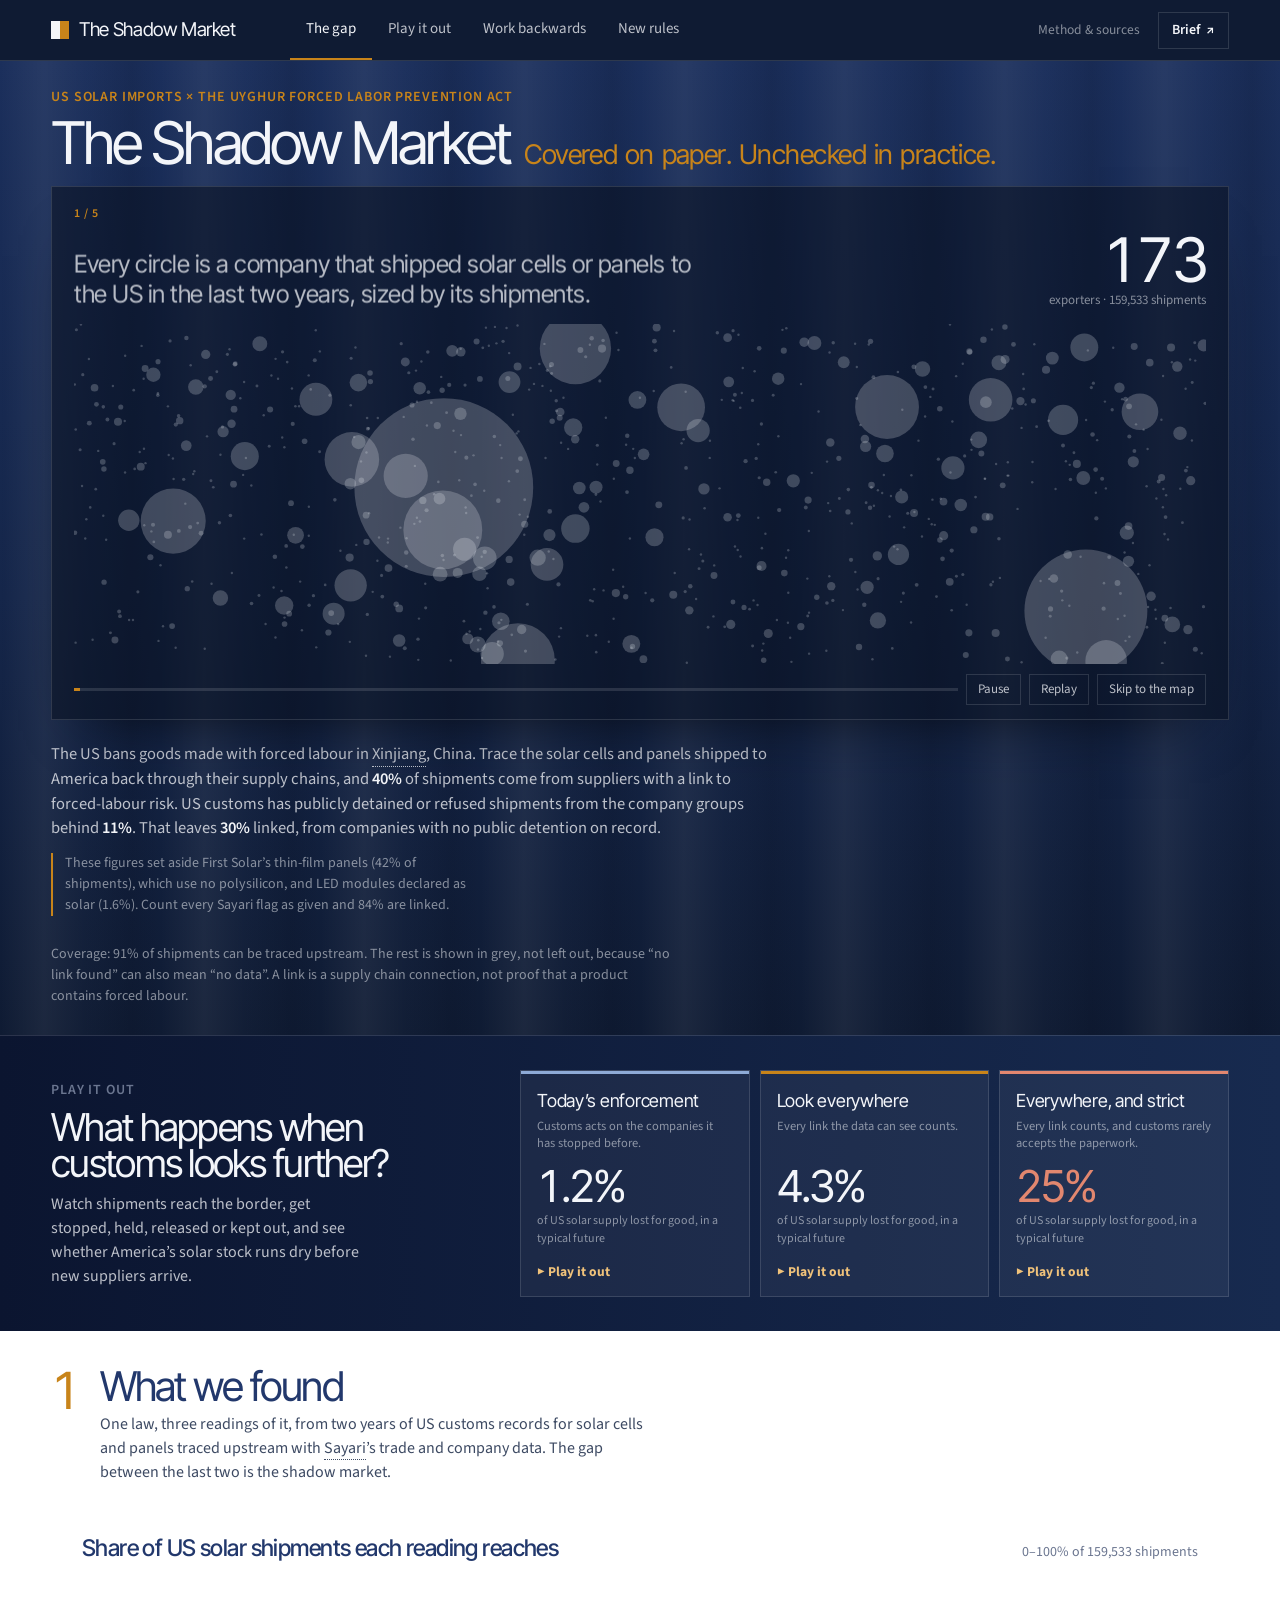
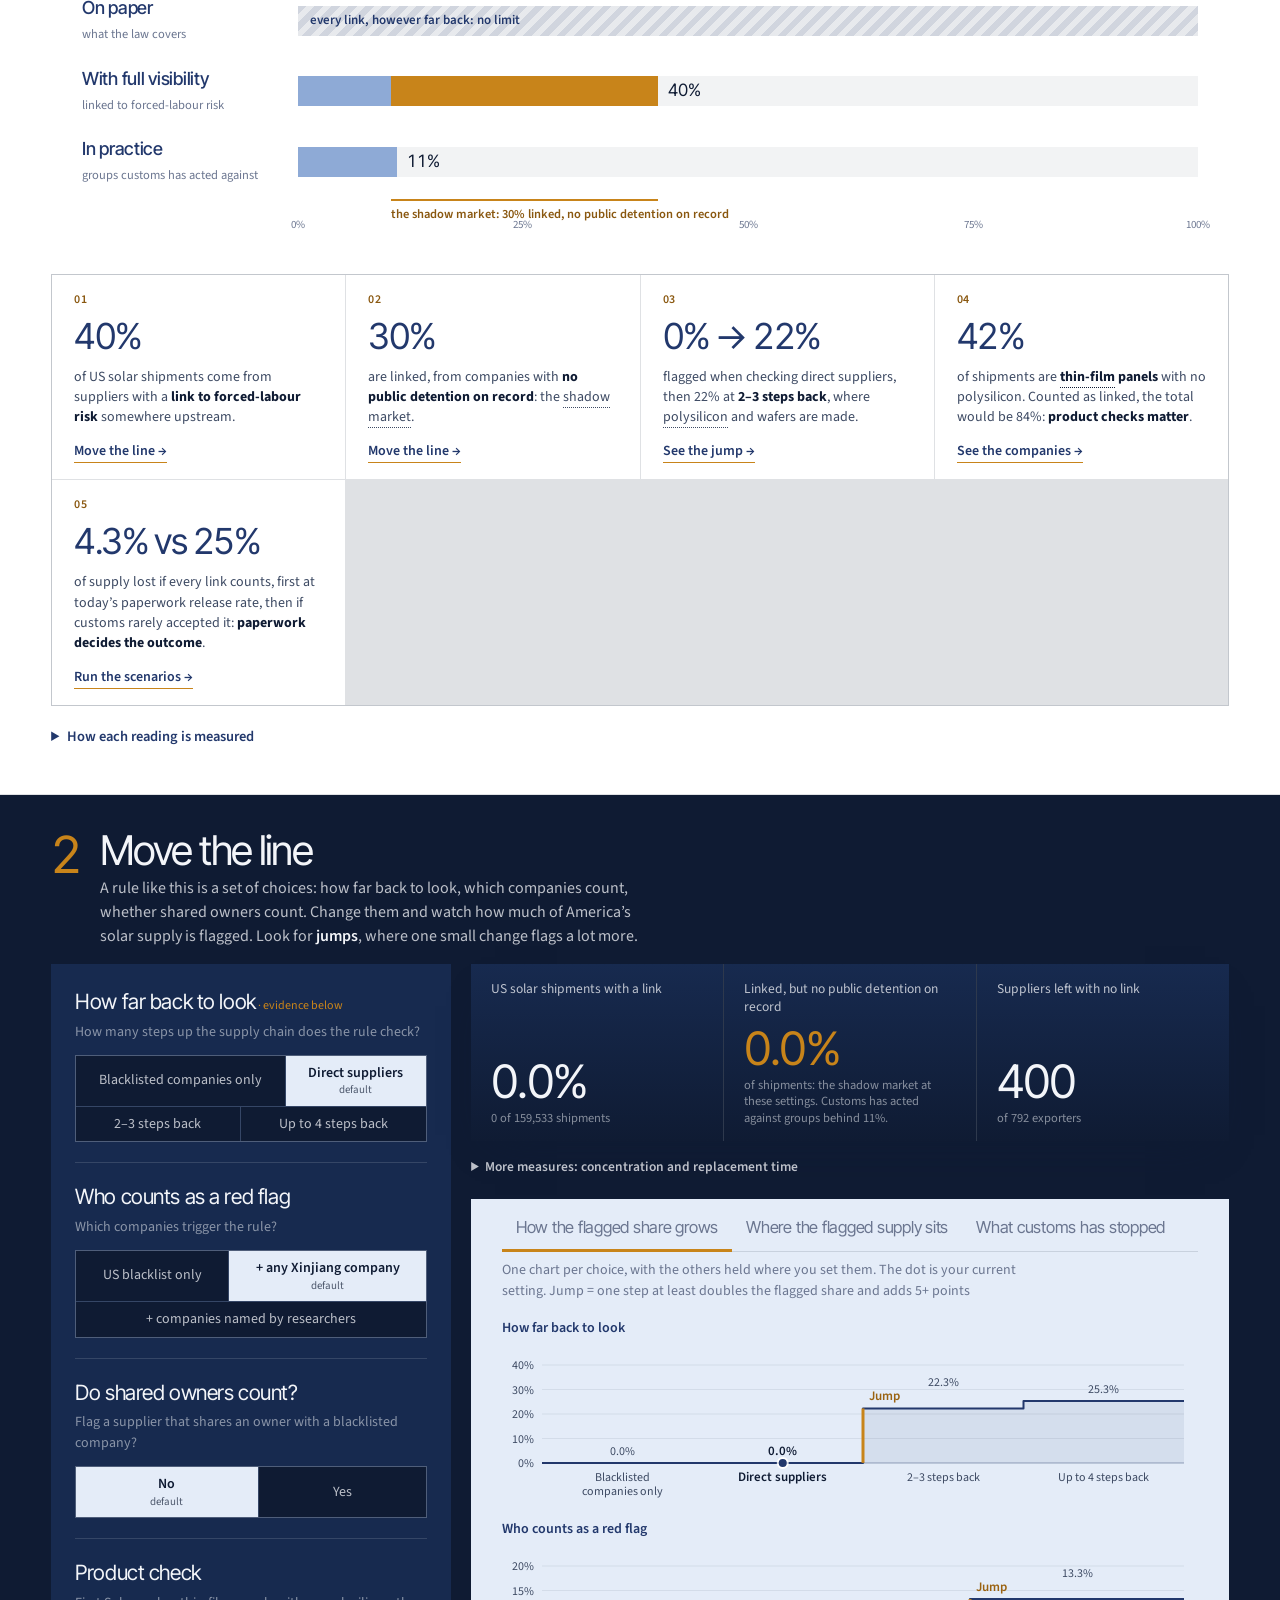
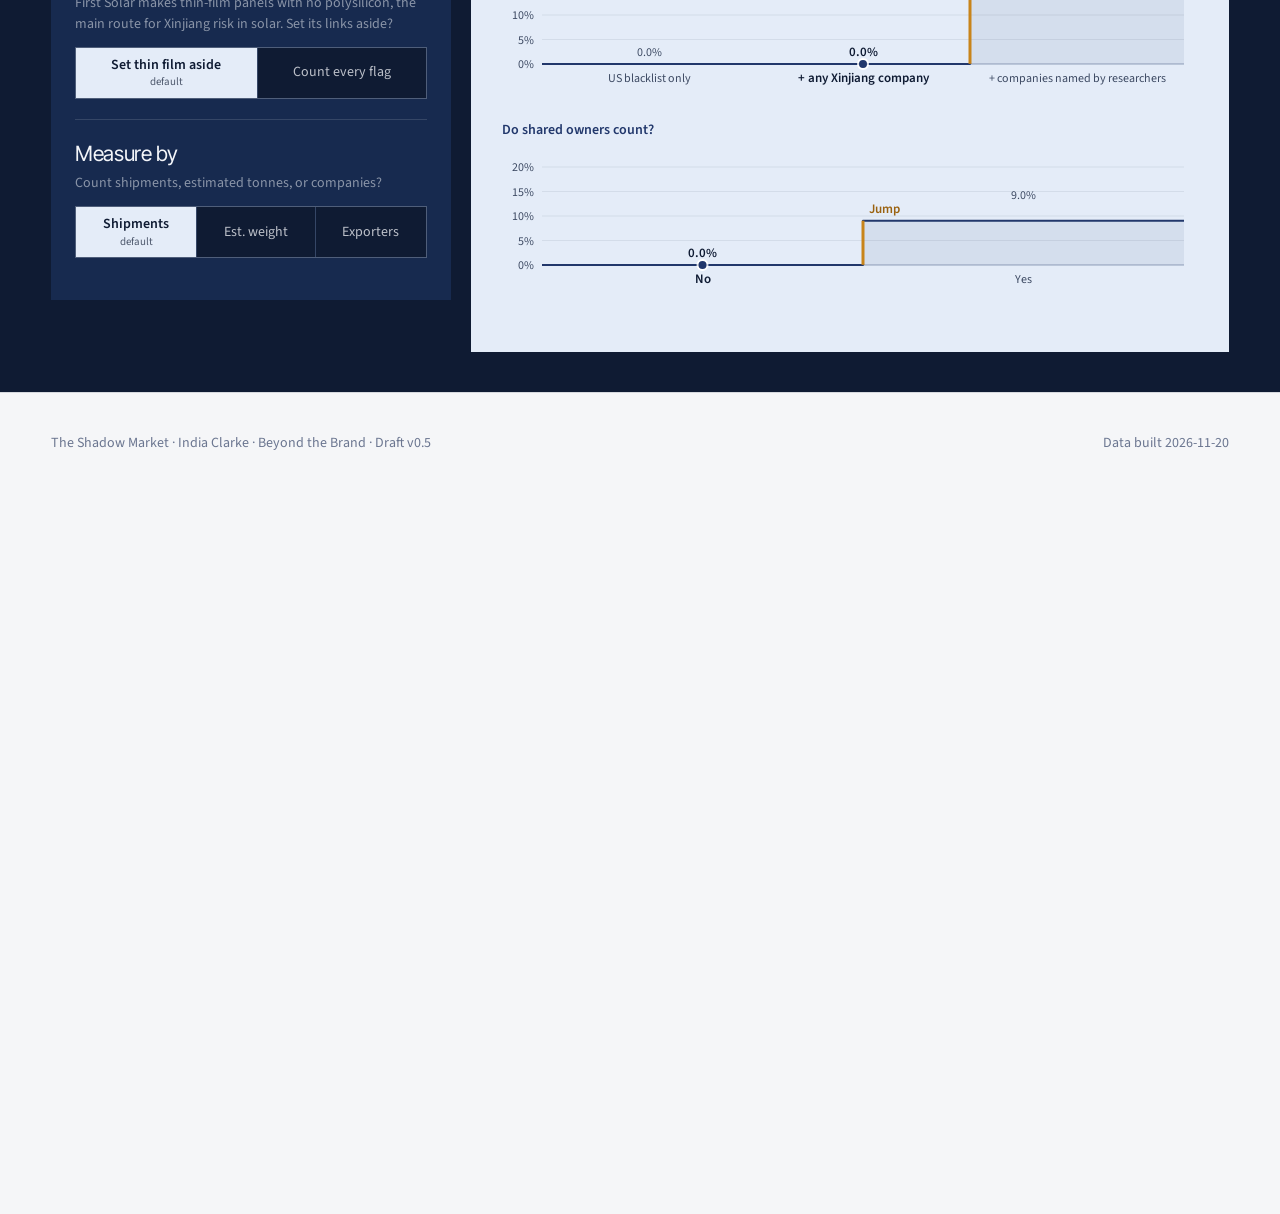
<file: index.html>
<!doctype html>
<html lang="en"><head><meta charset="utf-8"><title>The Shadow Market</title>
<meta http-equiv="refresh" content="0; url=site/"><link rel="canonical" href="site/"></head>
<body><a href="site/">The Shadow Market</a></body></html>
</file>
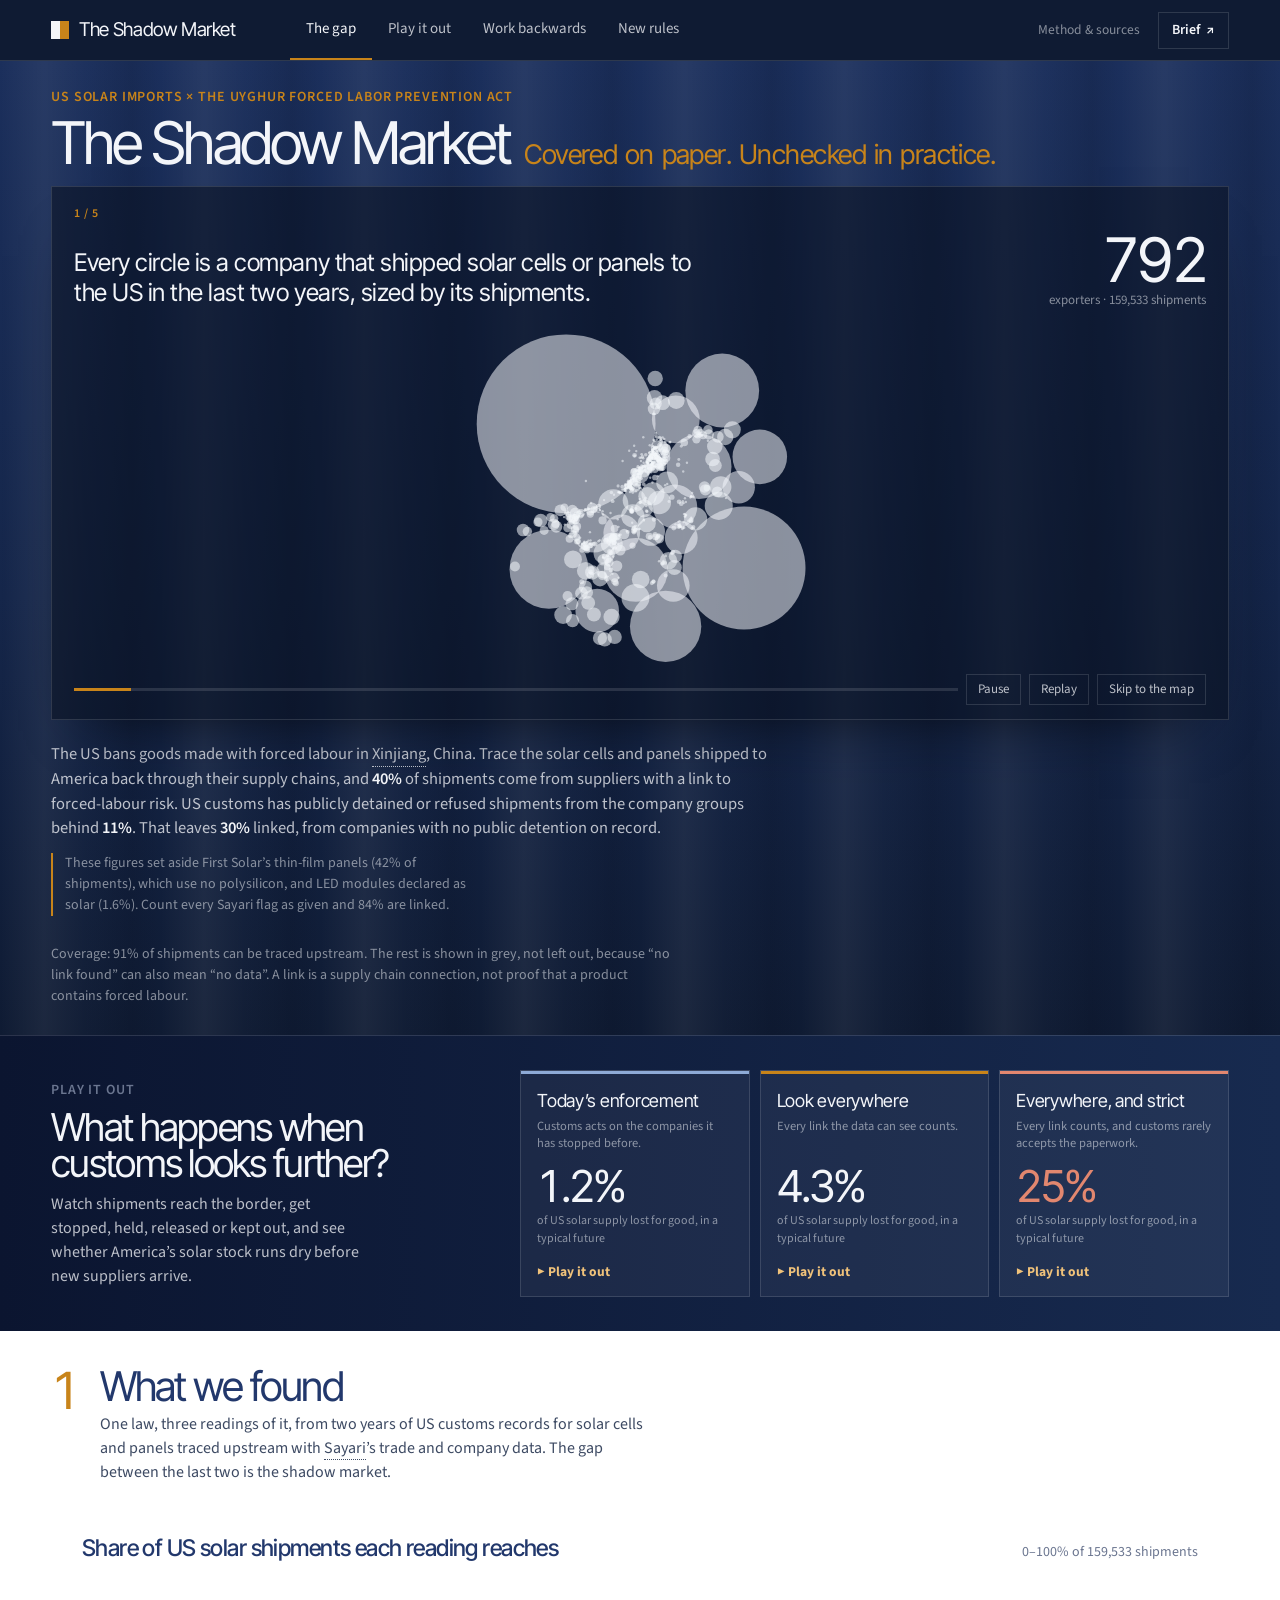
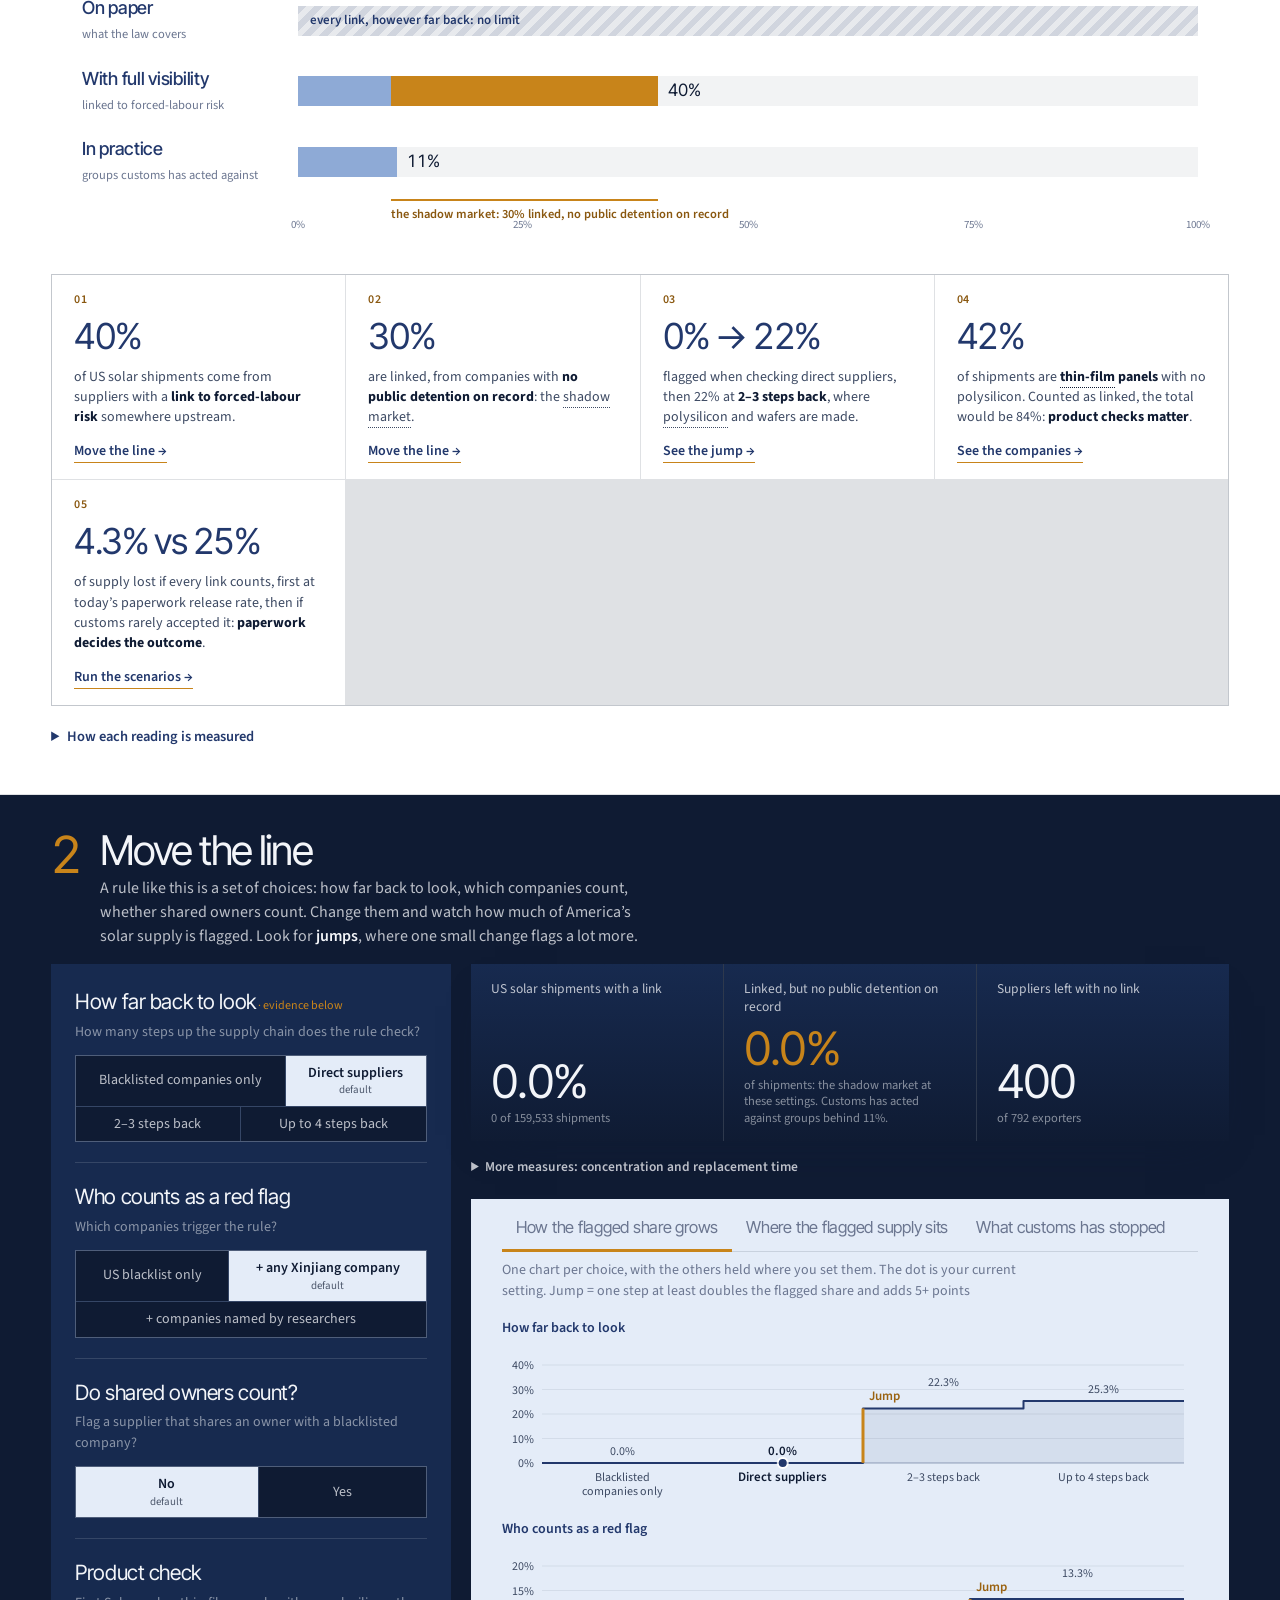
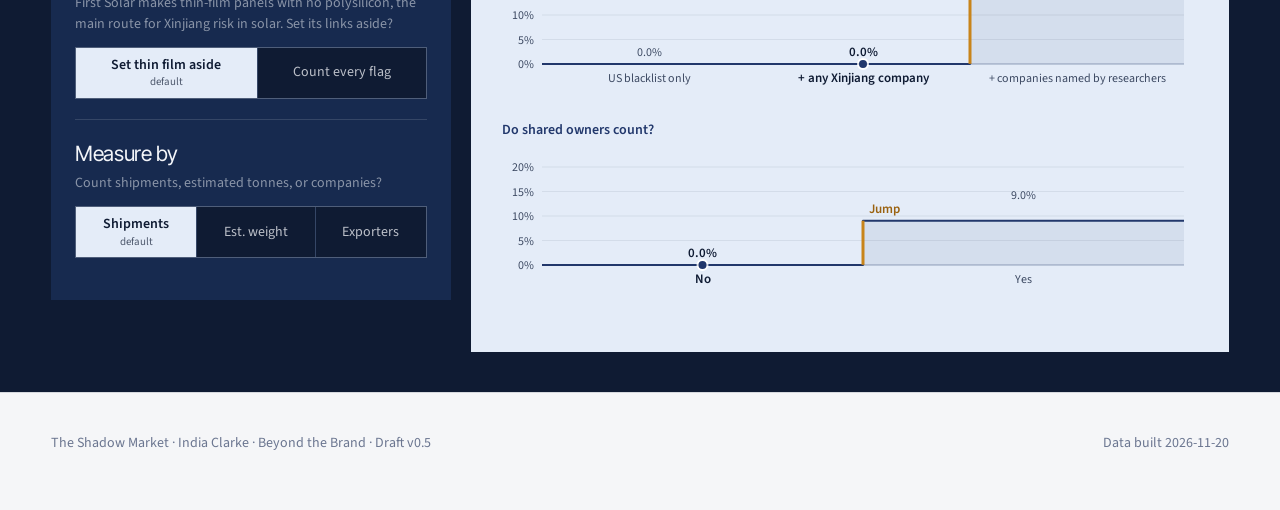
<file: site/index.html>
<!doctype html>
<html lang="en">
<head>
<meta charset="utf-8">
<meta name="viewport" content="width=device-width, initial-scale=1">
<title>The Shadow Market</title>
<link rel="icon" href="favicon.svg" type="image/svg+xml">
<link rel="icon" href="favicon-32.png" type="image/png" sizes="32x32">
<link rel="apple-touch-icon" href="apple-touch-icon.png">
<meta name="description" content="How much of America’s solar supply slips past its forced-labour ban? Trace US solar imports back through their supply chains and simulate what tougher enforcement would do.">
<link rel="preconnect" href="https://fonts.googleapis.com">
<link rel="preconnect" href="https://fonts.gstatic.com" crossorigin>
<link href="https://fonts.googleapis.com/css2?family=Inter+Tight:wght@300;400;500;600&family=Source+Sans+3:ital,wght@0,400;0,600;1,400&display=swap" rel="stylesheet">
<link rel="stylesheet" href="styles.css">
</head>
<body>

<nav class="nav" aria-label="Main">
  <div class="wrap">
    <a class="brand" href="#explorer"><span class="mark" aria-hidden="true"></span>The Shadow Market</a>
    <button type="button" class="menu-btn" id="menu-btn" aria-expanded="false" aria-controls="tabs"><span aria-hidden="true"></span>Menu</button>
    <div class="tabs" id="tabs" role="tablist">
      <a href="#explorer" data-group="explorer">The gap</a>
      <a href="#simulation" data-group="simulation">Play it out</a>
      <a href="#stress" data-group="back">Work backwards</a>
      <a href="#proposed" data-group="proposed">New rules</a>
      <a href="#method" data-group="method" class="m-only">Method &amp; sources</a>
      <a href="#brief" data-group="brief" class="m-only">The one-screen brief</a>
    </div>
    <div class="nav-side"><a class="side-link" href="#method" data-group="method">Method &amp; sources</a><a class="brief-btn" href="#brief" data-group="brief">Brief <span aria-hidden="true">↗</span></a></div>
  </div>
</nav>

<!-- ============================================================ EXPLORER -->
<main class="view" id="view-explorer">

  <header class="hero home">
    <div class="wrap">
      <p class="kicker">US solar imports × the Uyghur Forced Labor Prevention Act</p>
      <h1 class="title-h1"><span>The Shadow Market</span><span class="soft sub">Covered on paper. Unchecked in practice.</span></h1>

      <div class="stage" id="stage">
        <div class="stage-cap" aria-live="polite">
          <p class="cap-k" id="cap-k"></p>
          <p class="cap" id="cap-text"></p>
          <div class="cap-num" id="cap-num"></div>
        </div>
        <div class="map-host" id="map-host"></div>
        <div class="stage-bar" id="stage-bar">
          <div class="prog" aria-hidden="true"><i id="stage-prog"></i></div>
          <button type="button" class="sbtn" id="stage-pause">Pause</button>
          <button type="button" class="sbtn" id="stage-replay">Replay</button>
          <button type="button" class="sbtn" id="stage-skip">Skip to the map</button>
        </div>
        <div class="map-ctl" id="map-ctl" hidden>
          <div class="mc-row">
            <span class="mc-k">What the rule checks</span>
            <div class="mc-reach" id="mc-reach" role="group" aria-label="What the rule checks"></div>
          </div>
          <div class="mc-row mc-out">
            <div class="mc-num"><b id="mc-caught"></b><span>caught by the rule</span></div>
            <div class="mc-num shadow"><b id="mc-unseen"></b><span>linked, not caught: the shadow market</span></div>
            <div class="legend dark" id="mc-legend"></div>
          </div>
        </div>
      </div>

      <div class="hero-grid">
        <div>
          <p class="lede" id="hero-lede"></p>
          <p class="hero-check" id="hero-check"></p>
        </div>
      </div>

      <p class="coverage" id="coverage"></p>
    </div>
  </header>

  <section class="pi-band" id="pi-band" aria-label="Play it out">
    <div class="wrap">
      <div class="pi-band-text">
        <p class="kicker">Play it out</p>
        <h2 class="display">What happens when customs looks further?</h2>
        <p class="lede">Watch shipments reach the border, get stopped, held, released or kept out, and see whether America’s solar stock runs dry before new suppliers arrive.</p>
      </div>
      <div class="pi-band-cards" id="pi-band-cards"></div>
    </div>
  </section>


  <!-- findings -->
  <section id="findings" class="findings pr-sec">
    <div class="wrap">
      <div class="pr-sec-head"><p class="pr-num">1</p><div><h2 class="display">What we found</h2><p class="lede">One law, three readings of it, from two years of US customs records for solar cells and panels traced upstream with Sayari’s trade and company data. The gap between the last two is the shadow market.</p></div></div>
      <div class="panel readings" id="readings"></div>
      <ol class="find-list" id="find-list"></ol>
      <details class="layers-more"><summary>How each reading is measured</summary>
      <div class="layers">
        <article class="panel layer" id="layer1"></article>
        <article class="panel layer" id="layer2"></article>
        <article class="panel layer accent" id="layer3"></article>
      </div>
      </details>
    </div>
  </section>

  <!-- explorer -->
  <section class="dark pr-sec" id="dials-section">
    <div class="wrap">
      <div class="pr-sec-head"><p class="pr-num">2</p><div><h2 class="display">Move the line</h2><p class="lede">A rule like this is a set of choices: how far back to look, which companies count, whether shared owners count. Change them and watch how much of America’s solar supply is flagged. Look for <b>jumps</b>, where one small change flags a lot more.</p></div></div>
      <div class="explorer-grid">
        <div class="controls" id="dials"></div>
        <div>
          <div class="readout instrument" id="readout"></div>
          <details class="more-measures"><summary>More measures: concentration and replacement time</summary><div class="readout instrument" id="readout-more"></div></details>
          <div class="tabset panel" data-tabset="gapcharts">
        <div class="tabs-row" role="tablist">
          <button type="button" role="tab" data-t="curves" aria-selected="true">How the flagged share grows</button>
          <button type="button" role="tab" data-t="flow" aria-selected="false">Where the flagged supply sits</button>
          <button type="button" role="tab" data-t="enf" aria-selected="false">What customs has stopped</button>
        </div>
        <div class="panes">
          <div class="pane on" data-p="curves" id="curve-panel"><p class="small panel-sub">One chart per choice, with the others held where you set them. The dot is your current setting. <span id="curve-note"></span></p><div id="curves"></div></div>
          <div class="pane" data-p="flow" id="flow-panel"><p class="small panel-sub">From raw polysilicon (left) to what reaches the US (right), each band coloured by its strongest link under your settings.</p><div class="legend" id="flow-legend"></div><div id="flow"></div></div>
          <div class="pane" data-p="enf" id="enf-panel"><p class="small panel-sub">US Customs (CBP) figures for shipments stopped under the law.</p><div id="enf"></div></div>
        </div>
      </div>

        </div>
      </div>
    </div>
  </section>

</main>

<!-- ============================================================ SIMULATION -->
<main class="view" id="view-simulation">

  <section class="pi-sec" id="pi-sec" aria-label="Play it out">
    <div class="wrap">
      <p class="pi-intro"><b>Every dot is a shipment heading for the US.</b> Watch customs stop, hold, release or keep out the ones the rule flags. <button type="button" class="linkbtn" id="hero-story">Walk me through it (2 min)</button></p>
      <div class="pi-host" id="pi-host"></div>
      <p class="pi-more"><a href="#sim-dash" id="pi-results">Change the settings and see the full results ↓</a></p>
    </div>
  </section>

  <section class="sim-body">
    <div class="wrap">
      <div class="sim-layout">
        <aside class="controls sim-controls" aria-label="Scenario settings">
          <p class="kicker ctl-kick">Start from a scenario</p>
          <div class="presets" id="sim-presets" role="group" aria-label="Scenarios"></div>
          <div id="sim-controls"></div>
        </aside>
        <div class="sim-results">
          <div class="sim-dash" id="sim-dash">
            <div class="sim-actions">
              <button type="button" class="act primary" id="act-play"><span aria-hidden="true">▶</span> Replay it above</button>
              <button type="button" class="act" id="act-pin">Compare: pin this as A</button>
              <button type="button" class="act" id="act-story">Walk me through it</button>
            </div>
            <div class="sim-head" id="sim-head"></div>
            <div class="compare" id="sim-compare" hidden></div>
            <div class="readout instrument" id="sim-readout" aria-live="polite"></div>
            <div class="panel flow-panel">
              <div class="panel-title"><h4>Where the supply goes</h4><span class="small">typical future · share of all US solar supply</span></div>
              <div id="sim-flow"></div>
            </div>
            <div class="sim-grid">
              <div class="panel">
                <div class="panel-title"><h4>100 possible futures</h4></div>
                <div class="futures-wrap">
                  <div id="sim-futures"></div>
                  <div class="legend col" id="sim-futures-legend"></div>
                </div>
                <p class="small panel-sub" style="margin:10px 0 0">Each square stands for 100 of the 10,000 simulated futures.</p>
              </div>
              <div class="panel">
                <div class="panel-title"><h4>How bad could it get?</h4></div>
                <p class="small panel-sub">How often each size of loss came up. <span id="sim-dist-note"><span class="mark-prev dash"></span> your last setting</span>.</p>
                <div id="sim-dist"></div>
              </div>
            </div>
          </div>
          <div class="tabset panel" data-tabset="simmore" id="sim-more">
            <div class="tabs-row" role="tablist">
              <button type="button" role="tab" data-t="mean" aria-selected="true">What this means</button>
              <button type="button" role="tab" data-t="reach" aria-selected="false">The same scenario at every reach</button>
              <button type="button" role="tab" data-t="sens" aria-selected="false">What matters most</button>
            </div>
            <div class="panes">
              <div class="pane on" data-p="mean"><article class="analysis flat" id="sim-analysis" aria-live="polite"></article></div>
              <div class="pane" data-p="reach"><p class="small panel-sub">Typical loss at each reach · line = 9 in 10 futures · click a bar to switch.</p><div id="sim-reach"></div></div>
              <div class="pane" data-p="sens" id="sim-sens-pane"><p class="small panel-sub">How far the typical loss moves if we’re wrong about each input.</p><div id="sim-tornado"></div></div>
            </div>
          </div>
        </div>
      </div>

      <details class="panel flat sim-details">
        <summary><h4>How the model works, and where each number comes from</h4></summary>
        <ol id="sim-model" class="model-list"></ol>
        <div class="tbl-wrap"><table class="tbl" id="sim-inputs"></table></div>
        <p class="small">Every input is drawn from a range around the value you set, so each future is slightly different. Results are reproducible: seed <span id="sim-seed"></span>, <span id="sim-runs"></span> runs.</p>
      </details>
    </div>
  </section>
  <div class="sim-live" id="sim-live" aria-hidden="true">
    <div class="wrap">
      <div class="lv"><span class="k">Lost for good</span><b id="lv-lost"></b></div>
      <div class="lv"><span class="k">Serious disruption</span><b id="lv-ser"></b></div>
      <div class="lv"><span class="k">Shortage</span><b id="lv-sh"></b></div>
      <p class="lv-take" id="lv-take"></p>
      <button type="button" class="btn" id="lv-up">Results ↑</button>
    </div>
  </div>
</main>

<!-- ============================================================ WHAT WOULD IT TAKE -->
<main class="view" id="view-goal">
  <header class="wb-head">
    <div class="wrap">
      <div class="wb-switch" role="tablist" aria-label="Work backwards"><a href="#stress"><b>What could break it?</b><span>start from a failure, find its likely causes</span></a><a href="#goal" aria-current="page"><b>What would it take?</b><span>set a goal, find the rules that reach it</span></a></div>
      <p class="wb-intro">Set a goal for how much forced-labour-linked solar supply to keep out and how much shortage risk you’ll accept. The tool tries every combination of the settings a government controls and keeps the ones that work.</p>
    </div>
  </header>
  <section class="sim-body">
    <div class="wrap">
      <div class="sim-layout">
        <aside class="controls sim-controls" id="goal-controls" aria-label="Goal settings"></aside>
        <div class="sim-results">
          <div class="goal-answer" id="goal-answer" aria-live="polite"></div>
          <div class="goal-routes" id="goal-routes"></div>
          <div class="panel">
            <div class="panel-title"><h4>The trade-off</h4><span class="small" id="goal-map-sub"></span></div>
            <div class="goal-map-tabs" id="goal-map-tabs" role="group" aria-label="Reach"></div>
            <div id="goal-map"></div>
            <div class="legend" id="goal-map-legend" style="margin-top:12px"></div>
          </div>
          <article class="analysis" id="goal-analysis"></article>
          <details class="panel flat sim-details">
            <summary><h4>How the search works</h4></summary>
            <div id="goal-method"></div>
          </details>
        </div>
      </div>
    </div>
  </section>
</main>

<!-- ============================================================ WHAT COULD BREAK IT (reverse stress test) -->
<main class="view" id="view-stress">
  <header class="wb-head">
    <div class="wrap">
      <div class="wb-switch" role="tablist" aria-label="Work backwards"><a href="#stress" aria-current="page"><b>What could break it?</b><span>start from a failure, find its likely causes</span></a><a href="#goal"><b>What would it take?</b><span>set a goal, find the rules that reach it</span></a></div>
      <p class="wb-intro"><b>Forward</b> (Play it out): choose the settings, see the outcome. <b>Backwards</b> (here): choose an outcome you can’t accept and ask what would have to be true for it to happen.</p>
    </div>
  </header>
  <section class="sim-body">
    <div class="wrap">
      <div class="sim-layout">
        <aside class="controls sim-controls" id="rs-controls" aria-label="Reverse stress test settings"></aside>
        <div class="sim-results">
          <div class="rs-question" id="rs-question"></div>
          <div class="readout instrument" id="rs-readout" aria-live="polite"></div>
          <p class="rs-note" id="rs-note"></p>
          <div class="rs-pair">
            <div class="panel rs-central" id="rs-central"></div>
            <div class="panel"><div class="panel-title"><h4>Where the line falls</h4></div><p class="small panel-sub">The outcome across all 20,000 futures. Red bars fail.</p><div id="rs-hist"></div><div id="rs-futures" hidden></div><div id="rs-futures-legend" hidden></div></div>
          </div>
          <div class="panel">
            <div class="panel-title"><h4>What the world looks like when it fails</h4><span class="small">ranked by how far each input moves</span></div>
            <p class="small panel-sub">For each uncertain input: its spread across all futures (dashed) against the futures where the failure happens (red). Where the red sits away from the dashed line, that input helps cause the failure.</p>
            <div id="rs-shifts"></div>
            <div class="legend" id="rs-shifts-legend" style="margin-top:10px"></div>
            <div id="rs-swaps" class="rs-swaps"></div>
          </div>
          <div class="sim-grid rs-lower">
            <div class="panel">
              <div class="panel-title"><h4>Ways it happens</h4></div>
              <p class="small panel-sub">Failing futures grouped by what drives them. Bars show how far each input sits from normal.</p>
              <div class="rs-families" id="rs-families"></div>
            </div>
            <div class="panel">
              <div class="panel-title"><h4>What to watch</h4></div>
              <p class="small panel-sub">The real-world signals that would show this failure building.</p>
              <ul class="rs-watch" id="rs-watch"></ul>
            </div>
          </div>
          <details class="panel flat sim-details">
            <summary><h4>How the reverse stress test works</h4></summary>
            <ol class="model-list">
              <li>The simulator runs 20,000 futures for the rule you chose, recording every uncertain input in each one. It uses the same model and random numbers as the What if? or Proposed rule page.</li>
              <li>You set a failure line. The futures that cross it are compared with all futures: how often it happens, how each input’s spread shifts, and the middle of each input across failing futures (the most plausible way it happens).</li>
              <li>Failing futures are grouped by the inputs that shift most (k-means clustering) into families: different ways the same failure can happen.</li>
              <li>If fewer than 40 futures fail, the page studies the futures that come closest instead, and says so.</li>
              <li>This is a conditional reading of a simulation (“given the failure, what was true?”), not a forecast. It is simpler than the analytical multi-tier method in the reverse stress testing research it follows: it can only find causes among the inputs and ranges the model already has.</li>
            </ol>
          </details>
        </div>
      </div>
    </div>
  </section>
</main>

<!-- ============================================================ PROPOSED RULE (Case 2) -->
<main class="view" id="view-proposed">
  <header class="hero sim-hero compact pr-hero">
    <div class="wrap">
      <p class="kicker">Proposed rule · Case 2 · Optical transceivers for AI data centres</p>
      <h1 class="sim-h1">What if the rule changes? <span class="soft">Testing a regulation before it exists.</span></h1>
      <div class="pr-hero-row">
        <p class="lede">If a reported US restriction on Chinese optical transceivers arrives, what would it cover, what would it miss, and what would change for the people building AI data centres? The rule <b>has not been published</b>: every input says whether it is reported or illustrative.</p>
        <p class="pr-banner" role="note"><b>Scenario, not forecast.</b> Anything marked <span class="tier medium">reported</span> has no official text yet. The tool takes no side on whether the rule is warranted.</p>
      </div>
    </div>
  </header>

  <nav class="pr-steps" id="pr-steps" aria-label="Sections on this page">
    <div class="wrap">
      <a href="#pr-known" data-s="pr-known"><span>1</span>The rule</a>
      <a href="#pr-gap" data-s="pr-gap"><span>2</span>Who it reaches</a>
      <a href="#pr-sim" data-s="pr-sim"><span>3</span>What happens</a>
      <a href="#pr-why-line" data-s="pr-why-line"><span>4</span>Why the line is here</a>
      <a href="#pr-build" data-s="pr-build"><span>5</span>What to check</a>
    </div>
  </nav>

  <section class="pr-sec" id="pr-known">
    <div class="wrap">
      <div class="pr-sec-head"><p class="pr-num">1</p><div><h2 class="display">The rule, as reported</h2>
        <p class="lede">Start from a scenario, then change any part of the rule. Each choice shows which piece of intelligence set it and how sure we are of it.</p></div></div>
      <div class="pr-presets" id="pr-presets" role="group" aria-label="Scenarios"></div>
      <div class="pr-rule" id="pr-rule" aria-live="polite"></div>
      <div class="panel pr-signals">
        <div class="panel-title"><h4>Signals so far</h4><span class="small"><span class="tier high">primary</span> official text · <span class="tier medium">reported</span> no official text yet</span></div>
        <div id="pr-timeline"></div>
      </div>
      <details class="pr-cards-wrap" id="pr-cards-wrap">
        <summary><b>Intelligence cards</b><span>each piece of reporting, what it sets, and how sure we are · apply or remove cards to change the rule</span></summary>
      <div class="pr-cards-head">
        <h4>Intelligence cards</h4>
        <p class="small">Applying a card sets part of the rule. Cards with less certain sourcing make that part vary across the simulated futures.</p>
        <div class="pr-card-tools"><button type="button" class="act" id="pr-add">Add new intelligence</button><button type="button" class="act" id="pr-export">Export cards</button><label class="act" for="pr-import">Import cards<input type="file" id="pr-import" accept="application/json,.json" hidden></label></div>
      </div>
      <form class="panel pr-form" id="pr-form" hidden></form>
      <div class="pr-cards" id="pr-cards"></div>
      </details>
    </div>
  </section>

  <section class="dark pr-sec" id="pr-gap">
    <div class="wrap">
      <div class="pr-sec-head"><p class="pr-num">2</p><div><h2 class="display">Who the rule reaches</h2>
        <p class="lede">Every square is 1% of the optical transceivers going into US AI data centres (illustrative shares), laid out by who makes them and where. The colour shows what this rule does to them in its first year.</p></div></div>

      <div class="pr-gap-grid">
        <div class="panel pr-units-panel">
          <div class="panel-title"><h4>100 transceivers, by maker</h4><span class="small" id="pr-units-year"></span></div>
          <div id="pr-units"></div>
          <div class="legend" id="pr-units-legend"></div>
        </div>
        <div class="pr-gap-side">
          <div class="pr-funnel" id="pr-funnel"></div>
          <div class="pr-why" id="pr-why"></div>
        </div>
      </div>
    </div>
  </section>

  <section class="sim-body pr-sec" id="pr-sim">
    <div class="wrap">
      <div class="pr-sec-head"><p class="pr-num">3</p><div><h2 class="display">What could happen to supply</h2>
        <p class="lede">The scenario played out 10,000 times, year by year from 2026 to 2031.</p></div></div>
      <div class="sim-layout">
        <aside class="controls sim-controls" id="pr-sim-controls" aria-label="Simulation inputs"></aside>
        <div class="sim-results">
          <div class="readout instrument" id="pr-readout" aria-live="polite"></div>
          <div class="panel pr-years-panel">
            <div class="pr-tabs" role="tablist">
              <button type="button" role="tab" id="pr-tab-flow" aria-selected="true">Where blocked supply goes</button>
              <button type="button" role="tab" id="pr-tab-range" aria-selected="false">Range across 10,000 futures</button>
            </div>
            <div id="pr-yflow-wrap">
              <div class="pr-player">
                <button type="button" class="act primary" id="pr-play"><span aria-hidden="true">▶</span> Play the years</button>
                <div class="pr-yearchips" id="pr-yearchips" role="group" aria-label="Year"></div>
              </div>
              <div id="pr-yflow"></div>
              <p class="pr-ynote" id="pr-ynote" aria-live="polite"></p>
              <div class="legend" id="pr-yflow-legend"></div>
            </div>
            <div id="pr-yrange-wrap" hidden>
              <div id="pr-years"></div>
              <div class="legend" id="pr-years-legend"></div>
            </div>
          </div>
          <div class="tabset panel" data-tabset="prmore">
            <div class="tabs-row" role="tablist">
              <button type="button" role="tab" data-t="mean" aria-selected="true">What this means</button>
              <button type="button" role="tab" data-t="trig" aria-selected="false">Company or factory?</button>
              <button type="button" role="tab" data-t="sens" aria-selected="false">What matters most</button>
              <button type="button" role="tab" data-t="fut" aria-selected="false">100 possible futures</button>
            </div>
            <div class="panes">
              <div class="pane on" data-p="mean"><article class="analysis flat" id="pr-analysis" aria-live="polite"></article></div>
              <div class="pane" data-p="trig"><p class="small panel-sub">The same scenario with each trigger: typical peak share of supply blocked, after some shifts to uncovered sources. Click a bar to switch.</p><div id="pr-trigger"></div></div>
              <div class="pane" data-p="sens"><p class="small panel-sub">Inputs move between the low and high ends of their ranges; design choices switch to their next-most-likely option.</p><div id="pr-tornado"></div></div>
              <div class="pane" data-p="fut"><div class="futures-wrap"><div id="pr-futures"></div><div class="legend col" id="pr-futures-legend"></div></div><p class="small panel-sub" style="margin:10px 0 0">Each square is 100 of the 10,000 futures, by its worst year.</p></div>
            </div>
          </div>
          <details class="panel flat sim-details">
            <summary><h4>How the model works, and where each number comes from</h4></summary>
            <ol class="model-list" id="pr-model"></ol>
            <div class="tbl-wrap"><table class="tbl" id="pr-inputs"></table></div>
            <p class="small">Reproducible: seed <span id="pr-seed"></span>, <span id="pr-runs"></span> runs.</p>
          </details>
        </div>
      </div>
    </div>
  </section>

  <section class="mist pr-sec" id="pr-why-line">
    <div class="wrap">
      <div class="pr-sec-head"><p class="pr-num">4</p><div><h2 class="display">Why the line might sit here</h2>
        <p class="lede">Positions from people with a stake, in their own attributed words and sourced. The tool doesn’t take a side on whether the rule is warranted.</p></div></div>
      <div class="pr-positions" id="pr-positions"></div>
      <div class="panel pr-reading" id="pr-design-reading"></div>
    </div>
  </section>

  <section class="pr-sec" id="pr-build">
    <div class="wrap">
      <div class="pr-sec-head"><p class="pr-num">5</p><div><h2 class="display">What it means for building data centres</h2>
        <p class="lede">A planning view of this scenario, and the questions it puts in play, generated from the current settings and results. <b>Not legal or procurement advice: questions to check with counsel and suppliers.</b></p></div></div>
      <div class="panel pr-roadmap-panel">
        <div class="panel-title"><h4>Planning roadmap</h4><span class="small">from the current scenario</span></div>
        <div id="pr-roadmap"></div>
      </div>
      <div class="pr-check-head">
        <div class="chips" id="pr-tags" role="group" aria-label="Filter by area"></div>
        <label class="pr-toggle"><input type="checkbox" id="pr-fed"> We serve federal customers</label>
      </div>
      <div class="pr-checklist" id="pr-checklist"></div>
      <div class="panel flat" style="margin-top:28px" id="pr-student"></div>
    </div>
  </section>
</main>

<!-- ============================================================ ONE-SCREEN BRIEF -->
<main class="view" id="view-brief">
  <section class="brief">
    <div class="wrap">
      <div class="brief-head">
        <div>
          <p class="kicker">The Shadow Market · the one-screen brief</p>
          <h1 class="display">Covered on paper. <span>Unchecked in practice.</span></h1>
          <p class="lede" id="brief-lede"></p>
        </div>
        <div class="brief-acts"><button type="button" class="act primary" id="brief-print">Print or save as PDF</button><a class="act" href="#explorer">Open the full tool →</a></div>
      </div>
      <div class="brief-grid">
        <ol class="brief-nums" id="brief-nums"></ol>
        <figure class="brief-map">
          <div class="brief-map-host" id="brief-map"></div>
          <figcaption id="brief-map-cap"></figcaption>
        </figure>
      </div>
      <div class="brief-tools" id="brief-tools"></div>
      <div class="brief-foot">
        <div><p class="pr-k">How to read it</p><ul id="brief-caveats"></ul></div>
        <div><p class="pr-k">How to cite</p><p class="small" id="brief-cite"></p></div>
      </div>
    </div>
  </section>
</main>

<!-- ============================================================ METHOD -->
<main class="view" id="view-method">
  <section class="pr-sec">
    <div class="wrap">
      <div class="pr-sec-head"><p class="pr-num">1</p><div><h2 class="display">Method &amp; sources</h2><p class="lede">What the numbers mean, where they come from, and what they cannot tell you. The evidence behind the rule and the companies behind the numbers follow below.</p></div></div>
      <div class="method-grid" id="method"></div>
      <div class="hero-stats light" id="hero-stats"></div>
    </div>
  </section>
  <!-- why the line is here -->
  <section id="why" class="pr-sec method-sec">
    <div class="wrap">
      <div class="pr-sec-head"><p class="pr-num">2</p><div><h2 class="display">Why the line is where it is</h2><p class="lede">The data shows <em>where</em> the rule stops. The public record (the law, official guidance, hearings, lobbying, research) helps explain <em>why</em>. Every claim says how sure we are.</p></div></div>
      <div class="chips" id="dial-chips" role="group" aria-label="Filter evidence by choice"></div>
      <div class="why-grid">
        <div class="panel flat">
          <div class="panel-title"><h4>Timeline</h4><span class="small" id="tl-count"></span></div>
          <ol class="timeline" id="timeline"></ol>
        </div>
        <div>
          <p class="intent-note">A note on intent: when the data shows a jump <i>and</i> the record shows a boundary was argued over, we say only that the evidence is <b>consistent with a deliberate choice</b>. It is never treated as proof. Other explanations are shown with every claim.</p>
          <div class="claims" id="claims"></div>
        </div>
      </div>
    </div>
  </section>

  <!-- companies -->
  <section class="pr-sec method-sec" id="companies">
    <div class="wrap">
      <div class="pr-sec-head"><p class="pr-num">3</p><div><h2 class="display">The companies behind the numbers</h2><p class="lede">A company is only named alongside how it is linked, how confident we are, and the source. A link means a supply chain connection, not proof that a product contains forced labour.</p></div></div>
      <div class="panel" id="company-exposure"></div>
      <div class="panel" style="margin-top:24px" id="company-cases"></div>
    </div>
  </section>
  <section class="pr-sec method-sec" id="sources">
    <div class="wrap">
      <div class="pr-sec-head"><p class="pr-num">4</p><div><h2 class="display">Every source</h2><p class="lede" id="src-lede">Every source the tool uses, across both cases, with where it is used.</p></div></div>
      <div class="src-tools">
        <input type="search" id="src-q" placeholder="Search sources: title, publisher, id, note" aria-label="Search sources">
        <div class="chips" id="src-groups" role="group" aria-label="Filter sources"></div>
      </div>
      <ol class="src-list" id="src-list"></ol>
      <p class="small src-files">The same registers as files: <a href="../data/evidence/sources.csv">sources.csv</a> · <a href="../data/evidence/sources_layer2.csv">sources_layer2.csv</a> · <a href="../data/evidence/sources_sim.csv">sources_sim.csv</a> · <a href="../data/evidence/sources_proposed.csv">sources_proposed.csv</a> · <a href="../data/evidence/sources_method.csv">sources_method.csv</a> · raw Sayari responses in <a href="../data/raw/">data/raw/</a></p>
    </div>
  </section>
</main>

<footer><div class="wrap"><span>The Shadow Market · India Clarke · Beyond the Brand · Draft v0.5</span><span id="foot-built"></span></div></footer>

<div class="tip" id="tip" role="tooltip"></div>
<div class="theatre" id="theatre" hidden role="dialog" aria-modal="true" aria-labelledby="th-title">
  <div class="th-box">
    <div class="th-head">
      <div><p class="kicker" id="th-kick">Play it out</p><h3 id="th-title"></h3></div>
      <button type="button" class="th-x" id="th-close" aria-label="Close">×</button>
    </div>

    <section class="th-setup" id="th-setup" aria-label="The starting scenario">
      <div class="th-setup-grid">
        <div class="th-scen">
          <p class="th-k">1 · The starting scenario</p>
          <div class="th-presets" id="th-presets" role="group" aria-label="Scenarios"></div>
          <div class="th-knobs" id="th-knobs"></div>
          <p class="th-other" id="th-other"></p>
        </div>
        <div class="th-expect">
          <p class="th-k">2 · What happens to every 100 shipments of solar cells and panels heading for the US</p>
          <div class="th-waffle-row">
            <div class="th-waffle" id="th-waffle" role="img"></div>
            <ul class="th-fates" id="th-fates"></ul>
          </div>
          <p class="th-market" id="th-market"></p>
          <button type="button" class="act primary th-go" id="th-go"><span aria-hidden="true">▶</span> Play it out</button>
        </div>
      </div>
    </section>

    <section class="th-run" id="th-run" hidden>
      <div class="th-scenbar" id="th-scen"></div>
      <div class="th-main">
        <div class="th-stage" id="th-stage"></div>
        <div class="th-side">
          <div class="th-month"><span>Month</span><b id="th-month">0</b><i class="th-mprog"><em id="th-mprog"></em></i></div>
          <ul class="th-tally" id="th-tally"></ul>
          <div class="th-stat"><span>Stock in US warehouses</span><b id="th-stock"></b><div class="gauge light"><i id="th-stock-g"></i></div></div>
          <div class="th-stat"><span>New suppliers</span><b id="th-new"></b><div class="gauge light"><i id="th-new-g"></i></div></div>
        </div>
      </div>
      <p class="th-status" id="th-status" aria-live="polite"></p>
      <div id="th-timeline"></div>
      <div class="th-foot">
        <button type="button" class="act primary" id="th-play">Pause</button>
        <button type="button" class="act" id="th-restart">Restart</button>
        <div class="seg light" id="th-speed" role="group" aria-label="Speed"><button type="button" data-v="1" aria-pressed="true">1×</button><button type="button" data-v="2" aria-pressed="false">2×</button><button type="button" data-v="4" aria-pressed="false">4×</button></div>
        <button type="button" class="act" id="th-change">Change the scenario</button>
        <p class="small th-note" id="th-note"></p>
      </div>
    </section>
  </div>
</div>

<div class="story" id="story" hidden role="dialog" aria-labelledby="story-title">
  <p class="story-k" id="story-k"></p>
  <h4 id="story-title"></h4>
  <p id="story-body"></p>
  <div class="story-foot">
    <div class="story-dots" id="story-dots" aria-hidden="true"></div>
    <button type="button" class="act" id="story-back">Back</button>
    <button type="button" class="act primary" id="story-next">Next</button>
    <button type="button" class="story-x" id="story-x" aria-label="Exit the walkthrough">×</button>
  </div>
</div>

<script src="data.js"></script>
<script src="charts.js"></script>
<script src="sim.js"></script>
<script src="map.js"></script>
<script src="play.js"></script>
<script src="data_proposed.js"></script>
<script src="proposed.js"></script>
<script src="app.js"></script>
<script src="goal.js"></script>
<script src="story.js"></script>
<script src="stress.js"></script>
<script src="glossary.js"></script>
</body>
</html>
</file>
<file: site/styles.css>
/* The Shadow Market.
   Kept from the reference screenshots: the tightly tracked grotesque display face, a humanist sans for
   body text, square ice-blue panels with navy type, and the vertical stripe motif in the hero.
   Changed for the subject: no purple, no glass blur, no pills. An investigative palette of ink navy on
   paper, with one ochre accent reserved for the "shadow" (what the rule doesn't reach). */
:root {
  --ink: #0f1b33;          /* near-black navy: body text, dark sections */
  --ink-2: #3d4a63;
  --ink-3: #6b7690;
  --navy: #22386c;         /* headings on light (the reference "About us" blue) */
  --steel: #4467a6;
  --sky: #8eaad6;
  --ice: #e4ecf8;          /* reference ice-blue panel */
  --ice-2: #d3dff2;
  --paper: #f5f6f8;
  --white: #ffffff;
  --mist: #c9d2e0;         /* reference blue-grey band */
  --line: rgba(15, 27, 51, 0.13);
  --line-strong: rgba(15, 27, 51, 0.3);
  --accent: #c8841a;       /* ochre: the shadow market */
  --accent-ink: #8a5810;
  --accent-soft: #f6e8cb;
  --brick: #9b2f26;        /* serious outcomes */

  --dark: #0f1b33;
  --dark-2: #172a4f;
  --on-dark: #f3f5f9;
  --on-dark-2: rgba(243, 245, 249, 0.76);
  --on-dark-3: rgba(243, 245, 249, 0.52);
  --dark-line: rgba(255, 255, 255, 0.13);

  --x-E0: #0f1b33; --x-E1: #22386c; --x-E2: #4467a6; --x-E3: #8eaad6;
  --x-A1: #9b2f26; --x-R1: #c8841a; --x-shadow: #efd9a7; --x-clean: #ffffff; --x-untraced: #c4c8d0;

  --display: "Inter Tight", "Helvetica Neue", Helvetica, Arial, sans-serif;
  --body: "Source Sans 3", "Source Sans Pro", -apple-system, "Segoe UI", sans-serif;
  --gutter: clamp(16px, 4vw, 56px);
  --maxw: 1320px;
}

* { box-sizing: border-box; }
html { scroll-behavior: smooth; }
body {
  margin: 0; background: var(--paper); color: var(--ink);
  font-family: var(--body); font-size: 17px; line-height: 1.5;
  -webkit-font-smoothing: antialiased; font-variant-numeric: tabular-nums;
}
a { color: inherit; }
button { font: inherit; color: inherit; }
.wrap { max-width: var(--maxw); margin: 0 auto; padding: 0 var(--gutter); }
code { font-size: 0.9em; background: rgba(15,27,51,0.06); padding: 1px 4px; }

/* ---------- type ---------- */
.display { font-family: var(--display); font-weight: 400; letter-spacing: -0.045em; line-height: 0.95; margin: 0; color: var(--navy); }
.dark .display, .hero .display { color: var(--on-dark); }
h2.display { font-size: clamp(42px, 5.6vw, 84px); }
h3.display { font-size: clamp(28px, 3vw, 40px); letter-spacing: -0.035em; line-height: 1.02; }
.kicker { font-size: 14px; font-weight: 600; letter-spacing: 0.06em; text-transform: uppercase; margin: 0 0 18px; color: var(--ink-3); }
.dark .kicker, .hero .kicker { color: var(--accent); }
.lede { font-size: 19px; line-height: 1.5; max-width: 40ch; color: var(--ink-2); margin: 0; }
.dark .lede, .hero .lede { color: var(--on-dark-2); }
.lede b { color: var(--ink); font-weight: 600; }
.dark .lede b, .hero .lede b { color: var(--on-dark); }
.small { font-size: 14px; color: var(--ink-3); }
.dark .small { color: var(--on-dark-3); }
.num { font-family: var(--display); letter-spacing: -0.04em; font-weight: 400; }

/* ---------- nav ---------- */
.nav { position: sticky; top: 0; z-index: 40; background: var(--dark); color: var(--on-dark); border-bottom: 1px solid var(--dark-line); }
.nav .wrap { display: flex; align-items: center; gap: 28px; height: 60px; }
.brand { display: flex; align-items: center; gap: 10px; text-decoration: none; font-family: var(--display); font-size: 19px; letter-spacing: -0.02em; white-space: nowrap; }
.brand .mark { width: 18px; height: 18px; background: linear-gradient(90deg, var(--on-dark) 0 50%, var(--accent) 50% 100%); }
.tabs { display: flex; gap: 0; margin-left: auto; height: 100%; }
.tabs a { display: flex; align-items: center; text-decoration: none; padding: 0 16px; font-size: 15px; color: var(--on-dark-2); border-bottom: 2px solid transparent; transition: color .2s, border-color .2s; }
.tabs a:hover { color: var(--on-dark); }
.tabs a[aria-current="page"] { color: var(--on-dark); border-bottom-color: var(--accent); }
.snap { font-size: 13px; color: var(--on-dark-3); white-space: nowrap; }

/* ---------- hero: the reference's vertical stripes, in navy ---------- */
.hero {
  position: relative; overflow: hidden; color: var(--on-dark);
  background: linear-gradient(180deg, #1b2f5c 0%, #15264a 55%, var(--dark) 100%);
}
.hero::before {
  content: ""; position: absolute; inset: 0; pointer-events: none;
  background: repeating-linear-gradient(90deg,
    rgba(255,255,255,0) 0px, rgba(255,255,255,0.055) 44px,
    rgba(255,255,255,0.012) 86px, rgba(5,10,25,0.12) 132px, rgba(255,255,255,0) 160px);
}
.hero .wrap { position: relative; z-index: 1; padding-top: clamp(72px, 10vw, 128px); padding-bottom: 56px; }
.hero h1 {
  font-family: var(--display); font-weight: 400;
  font-size: clamp(54px, 9.6vw, 148px);
  letter-spacing: -0.05em; line-height: 0.92; margin: 0 0 44px;
}
.hero h1 span { display: block; }
.hero h1 .soft { color: var(--accent); }
.hero h1.title-h1 .sub { font-size: 0.44em; line-height: 1.1; margin-top: 0.2em; letter-spacing: -0.02em; word-spacing: 0.08em; }
.hero-grid { display: grid; grid-template-columns: 1.25fr 1fr; gap: 56px; align-items: end; }
.hero .lede { max-width: 50ch; font-size: 19px; }
.hero .lede-2 { margin-top: 14px; }
.hero-stats { display: grid; grid-template-columns: 1fr; gap: 0; border-top: 1px solid var(--dark-line); }
.hero-stat { display: grid; grid-template-columns: 150px 1fr; gap: 18px; align-items: baseline; padding: 14px 0; border-bottom: 1px solid var(--dark-line); }
.hero-stat .num { font-size: 38px; line-height: 1; }
.hero-stat .lbl { font-size: 15px; color: var(--on-dark-2); line-height: 1.35; }
.steps { list-style: none; margin: 56px 0 0; padding: 0; display: grid; grid-template-columns: repeat(3, 1fr); gap: 2px; }
.steps a { display: grid; grid-template-columns: auto 1fr; gap: 4px 14px; padding: 20px 22px; background: rgba(255,255,255,0.06); text-decoration: none; height: 100%; transition: background .2s; }
.steps a:hover { background: rgba(255,255,255,0.12); }
.steps .n { grid-row: span 2; font-family: var(--display); font-size: 28px; letter-spacing: -0.03em; color: var(--accent); line-height: 1; }
.steps b { font-family: var(--display); font-weight: 500; font-size: 21px; letter-spacing: -0.02em; }
.steps span:last-child { font-size: 15px; color: var(--on-dark-2); line-height: 1.4; }
.coverage { margin: 28px 0 0; font-size: 14px; color: var(--on-dark-3); max-width: 90ch; }

/* ---------- sections ---------- */
section { padding: clamp(64px, 8vw, 112px) 0; }
.dark { color: var(--on-dark); background: var(--dark); }
.mist { background: var(--mist); }
.sec-head { display: grid; grid-template-columns: auto 1fr; gap: 48px; align-items: start; margin-bottom: 48px; }
.sec-head .lede { padding-top: 8px; max-width: 48ch; font-size: 18px; }

/* ---------- panels: square, ice-blue, navy type ---------- */
.panel { background: var(--white); color: var(--ink); padding: clamp(20px, 2.4vw, 32px); position: relative; }
.dark .panel { background: var(--ice); }
.panel.flat { background: var(--ice); }
.panel h3.display, .panel h4 { color: var(--navy); }
.panel-title { display: flex; justify-content: space-between; align-items: baseline; gap: 8px 16px; margin-bottom: 14px; flex-wrap: wrap; }
.panel-title h4 { font-family: var(--display); font-weight: 500; font-size: 23px; letter-spacing: -0.025em; margin: 0; }
.panel-sub { margin: -6px 0 16px; max-width: 80ch; }
.dark .panel .small { color: var(--ink-3); }
.controls { background: var(--dark-2); color: var(--on-dark); padding: 22px 24px; }

/* ---------- three layers ---------- */
.layers { display: grid; grid-template-columns: repeat(3, 1fr); gap: 20px; }
.layer { min-height: 440px; display: flex; flex-direction: column; background: var(--ice); }
.layer.accent { background: var(--dark); color: var(--on-dark); }
.layer.accent h3.display { color: var(--on-dark); }
.layer.accent .body { color: var(--on-dark-2); }
.layer.accent .big { color: var(--accent); }
.layer.accent .small { color: var(--on-dark-3); }
.layer .tag { font-size: 13px; font-weight: 600; letter-spacing: 0.06em; text-transform: uppercase; color: var(--ink-3); margin-bottom: 20px; }
.layer.accent .tag { color: var(--accent); }
.layer h3.display { margin-bottom: 16px; }
.layer .body { color: var(--ink-2); font-size: 16px; }
.layer ul { padding-left: 18px; margin: 8px 0 0; }
.layer li { margin-bottom: 6px; }
.layer .foot { margin-top: auto; padding-top: 24px; }
.layer .big { font-family: var(--display); font-size: clamp(42px, 4.4vw, 62px); letter-spacing: -0.045em; line-height: 1; color: var(--navy); }

/* ---------- explorer ---------- */
.explorer-grid { display: grid; grid-template-columns: 400px 1fr; gap: 20px; align-items: start; }
.dial { padding: 18px 0 20px; border-top: 1px solid var(--dark-line); cursor: pointer; }
.dial:first-child { border-top: 0; padding-top: 0; }
.dial-head { display: flex; justify-content: space-between; align-items: baseline; gap: 12px; margin-bottom: 4px; }
.dial-name { font-family: var(--display); font-size: 21px; letter-spacing: -0.02em; }
.dial-q { font-size: 14px; color: var(--on-dark-3); margin-bottom: 12px; }
.dial.active .dial-name::after { content: " · evidence below"; font-family: var(--body); font-size: 12px; letter-spacing: 0; color: var(--accent); }
.seg { display: flex; flex-wrap: wrap; gap: 1px; background: var(--dark-line); border: 1px solid var(--dark-line); }
.seg button {
  flex: 1 1 auto; border: 0; background: var(--dark); color: var(--on-dark-2);
  padding: 9px 10px; font-size: 14px; cursor: pointer; text-align: center; line-height: 1.2; transition: background .15s, color .15s;
}
.seg button:hover { background: #1f3460; color: var(--on-dark); }
.seg button[aria-pressed="true"] { background: var(--ice); color: var(--ink); font-weight: 600; }
.seg button .def { display: block; font-size: 11px; font-weight: 400; opacity: .7; margin-top: 2px; }
.seg button:focus-visible, .preset:focus-visible, .chip:focus-visible, .btn:focus-visible { outline: 2px solid var(--accent); outline-offset: 2px; }

.readout { display: grid; grid-template-columns: repeat(3, 1fr); gap: 1px; background: var(--dark-line); border: 1px solid var(--dark-line); }
.metric { background: var(--dark-2); padding: 20px 22px 18px; min-height: 150px; display: flex; flex-direction: column; }
.metric .lbl { font-size: 15px; color: var(--on-dark-2); margin-bottom: auto; padding-bottom: 14px; line-height: 1.35; }
.metric .num { font-size: clamp(34px, 3.4vw, 52px); line-height: 1; }
.metric .sub { font-size: 13px; color: var(--on-dark-3); margin-top: 8px; line-height: 1.35; }
.metric.key .num { color: var(--accent); }
.metric.assume .lbl::after { content: "  assumption"; color: var(--accent); font-size: 12px; }
.charts { display: grid; grid-template-columns: 1fr; gap: 20px; margin-top: 20px; }
.chart-row { display: grid; grid-template-columns: 1.35fr 1fr; gap: 20px; }

/* ---------- legend ---------- */
.legend { display: flex; flex-wrap: wrap; gap: 6px 18px; font-size: 13px; color: var(--ink-2); }
.legend span { display: inline-flex; align-items: center; gap: 7px; }
.legend i { width: 12px; height: 12px; display: inline-block; }
.legend i.outline { box-shadow: inset 0 0 0 1px #9aa6bb; }

/* ---------- empty / pending ---------- */
.pending {
  display: grid; place-items: center; text-align: center; min-height: 240px;
  border: 1px dashed var(--line-strong); color: var(--ink-2); padding: 28px; background: rgba(255,255,255,0.4);
}
.pending strong { display: block; font-family: var(--display); font-weight: 500; font-size: 21px; letter-spacing: -0.02em; color: var(--navy); margin-bottom: 6px; }
.badge { display: inline-flex; align-items: center; gap: 6px; font-size: 12px; font-weight: 600; padding: 2px 8px; line-height: 1.4; white-space: nowrap; background: rgba(15,27,51,0.07); color: var(--navy); }
.badge.pend { background: var(--accent-soft); color: var(--accent-ink); }
.badge.ok { background: #dfe8f6; color: var(--navy); }

/* ---------- evidence ---------- */
.why-grid { display: grid; grid-template-columns: 1fr 1.25fr; gap: 20px; align-items: start; }
.chips { display: flex; flex-wrap: wrap; gap: 6px; margin-bottom: 22px; }
.chip { border: 1px solid var(--line-strong); background: var(--white); padding: 7px 14px; font-size: 14px; cursor: pointer; color: var(--ink-2); }
.chip[aria-pressed="true"] { background: var(--navy); color: #fff; border-color: var(--navy); }
.timeline { list-style: none; margin: 0; padding: 0 8px 0 0; max-height: 760px; overflow: auto; }
.timeline li { display: grid; grid-template-columns: 92px 14px 1fr; gap: 12px; padding: 0 0 18px; position: relative; }
.timeline li::before { content: ""; position: absolute; left: 110px; top: 10px; bottom: -4px; width: 1px; background: var(--line); }
.timeline li:last-child::before { display: none; }
.timeline .d { font-size: 13px; color: var(--ink-3); padding-top: 2px; }
.timeline .pip { width: 11px; height: 11px; margin-top: 6px; background: var(--steel); box-shadow: 0 0 0 3px var(--ice); position: relative; z-index: 1; }
.timeline .ev { font-size: 15px; line-height: 1.4; }
.timeline .meta { font-size: 12px; color: var(--ink-3); margin-top: 4px; display: flex; gap: 8px; flex-wrap: wrap; }
.timeline li.dim { opacity: .35; }
.claims { display: grid; gap: 12px; }
.claim { background: var(--white); padding: 18px 20px; border-left: 3px solid var(--steel); }
.claim.high { border-left-color: var(--navy); }
.claim.low { border-left-color: var(--sky); }
.claim p { margin: 8px 0 0; font-size: 16px; line-height: 1.45; }
.claim .counter { margin-top: 10px; font-size: 14px; color: var(--ink-2); padding-left: 12px; border-left: 1px solid var(--line); }
.claim .counter b { font-weight: 600; color: var(--ink); }
.claim .srcs { margin-top: 10px; font-size: 13px; color: var(--ink-3); }
.claim .srcs a { color: var(--navy); }
.type { font-size: 12px; font-weight: 600; color: var(--ink-3); }
.conf { font-size: 12px; font-weight: 600; padding: 1px 7px; }
.conf.high { background: var(--navy); color: #fff; }
.conf.medium { background: #dfe8f6; color: var(--navy); }
.conf.low { background: #eef1f6; color: var(--ink-2); }
.intent-note { font-size: 14px; color: var(--ink-2); margin: 0 0 18px; padding: 12px 14px; background: var(--white); border-left: 3px solid var(--accent); }

/* ---------- tables ---------- */
.tbl { width: 100%; border-collapse: collapse; font-size: 15px; }
.tbl th { text-align: left; font-weight: 600; font-size: 13px; color: var(--ink-3); padding: 10px 12px; border-bottom: 1px solid var(--line-strong); }
.tbl td { padding: 12px; border-bottom: 1px solid var(--line); vertical-align: top; }
.tbl tr:hover td { background: rgba(228,236,248,0.5); }
.tbl .r { text-align: right; }
.tbl-wrap { overflow-x: auto; }
.lvl { display: inline-flex; align-items: center; gap: 6px; font-weight: 600; font-size: 13px; white-space: nowrap; }
.lvl i { width: 10px; height: 10px; }
.btn { display: inline-flex; align-items: center; gap: 8px; border: 1px solid currentColor; cursor: pointer; background: transparent; font-weight: 600; padding: 8px 14px; font-size: 14px; }

/* ---------- simulation ---------- */
.sim-hero .wrap { padding-bottom: 64px; }
.sim-h1 { font-size: clamp(48px, 7.4vw, 112px) !important; }
.chain { list-style: none; margin: 0; padding: 0; display: grid; gap: 1px; background: var(--dark-line); border: 1px solid var(--dark-line); }
.chain li { display: grid; grid-template-columns: 34px 1fr; gap: 12px; align-items: baseline; padding: 11px 16px; background: rgba(15,27,51,0.65); font-size: 15px; color: var(--on-dark-2); }
.chain li b { font-family: var(--display); font-size: 20px; color: var(--accent); font-weight: 400; }
.chain em { font-style: normal; color: var(--on-dark); font-weight: 600; }
.chain li.eq { background: rgba(200,132,26,0.16); }
.sim-body { padding-top: 40px; }
.presets { display: grid; grid-template-columns: repeat(4, 1fr); gap: 10px; margin-bottom: 20px; }
.preset { text-align: left; border: 1px solid var(--line-strong); background: var(--white); padding: 14px 16px; cursor: pointer; transition: border-color .15s, background .15s; }
.preset b { display: block; font-family: var(--display); font-weight: 500; font-size: 19px; letter-spacing: -0.02em; color: var(--navy); }
.preset span { display: block; font-size: 14px; color: var(--ink-3); margin-top: 2px; line-height: 1.35; }
.preset:hover { border-color: var(--navy); }
.preset[aria-pressed="true"] { background: var(--dark); border-color: var(--dark); }
.preset[aria-pressed="true"] b { color: var(--on-dark); }
.preset[aria-pressed="true"] span { color: var(--on-dark-2); }
.preset .k { font-size: 12px; font-weight: 600; color: var(--accent); text-transform: uppercase; letter-spacing: 0.05em; }
.sim-layout { display: grid; grid-template-columns: 360px 1fr; gap: 20px; align-items: start; }
.sim-controls { position: sticky; top: 76px; max-height: calc(100vh - 92px); overflow: auto; }
.ctl-group { padding: 16px 0 6px; border-top: 1px solid var(--dark-line); }
.ctl-group:first-child { border-top: 0; padding-top: 0; }
.ctl-group > .kicker { margin: 0 0 10px; font-size: 12px; }
.ctl { margin-bottom: 18px; }
.ctl label { display: block; font-size: 15px; font-weight: 600; color: var(--on-dark); line-height: 1.3; }
.ctl .q { font-size: 13px; color: var(--on-dark-3); margin: 2px 0 8px; line-height: 1.35; }
.ctl .row { display: flex; align-items: center; gap: 12px; }
.ctl input[type=range] { flex: 1; accent-color: var(--accent); min-width: 0; }
.ctl .val { font-family: var(--display); font-size: 24px; letter-spacing: -0.03em; min-width: 72px; text-align: right; }
.ctl .meta { display: flex; justify-content: space-between; gap: 8px; margin-top: 4px; font-size: 12px; color: var(--on-dark-3); }
.ctl .meta .badge { font-size: 11px; cursor: help; }
.reach-list { display: grid; gap: 1px; background: var(--dark-line); border: 1px solid var(--dark-line); }
.reach-list button { display: flex; justify-content: space-between; gap: 8px; text-align: left; border: 0; background: var(--dark); color: var(--on-dark-2); padding: 9px 12px; font-size: 14px; cursor: pointer; }
.reach-list button:hover { background: #1f3460; color: var(--on-dark); }
.reach-list button[aria-pressed="true"] { background: var(--ice); color: var(--ink); font-weight: 600; }
.reach-list button .f { opacity: .75; font-weight: 400; white-space: nowrap; }
.sim-results { display: grid; gap: 20px; min-width: 0; }
.sim-head { font-size: 16px; color: var(--ink-2); padding: 14px 18px; background: var(--ice); border-left: 3px solid var(--navy); }
.sim-head b { color: var(--ink); }
.readout.light { background: var(--line); border-color: var(--line); }
.readout.light .metric { background: var(--white); color: var(--ink); min-height: 160px; }
.readout.light .metric .lbl { color: var(--ink-2); }
.readout.light .metric .sub { color: var(--ink-3); }
.readout.light .metric .num { color: var(--navy); }
.readout.light .metric.bad .num { color: var(--brick); }
.delta { display: inline-block; font-size: 13px; font-weight: 600; margin-top: 8px; padding: 1px 7px; background: var(--accent-soft); color: var(--accent-ink); opacity: 0; transition: opacity .3s; }
.delta.on { opacity: 1; }
.analysis { background: var(--white); padding: clamp(22px, 2.6vw, 34px); border-top: 4px solid var(--accent); }
.analysis h4 { font-family: var(--display); font-weight: 500; font-size: 26px; letter-spacing: -0.03em; color: var(--navy); margin: 0 0 14px; }
.analysis p { margin: 0 0 12px; font-size: 17px; line-height: 1.55; max-width: 72ch; color: var(--ink-2); }
.analysis p b { color: var(--ink); }
.analysis .takeaway { font-family: var(--display); font-size: clamp(22px, 2.2vw, 28px); letter-spacing: -0.025em; line-height: 1.2; color: var(--ink); margin: 0 0 18px; max-width: 40ch; }
.analysis .caveat { font-size: 14px; color: var(--ink-3); border-top: 1px solid var(--line); padding-top: 12px; margin-top: 16px; }
.sim-grid { display: grid; grid-template-columns: 1fr 1fr; gap: 20px; }
.futures { display: grid; grid-template-columns: repeat(10, 1fr); gap: 4px; max-width: 360px; }
.futures i { aspect-ratio: 1; background: var(--ice-2); transition: background .45s ease; }
.futures i.ok { box-shadow: inset 0 0 0 1px #b8c2d4; }
.mark-prev { display: inline-block; width: 3px; height: 12px; background: var(--accent); vertical-align: -1px; margin: 0 2px; }
.mark-prev.dash { width: 16px; height: 0; border-top: 2px dashed var(--accent); background: none; vertical-align: 3px; }
.sim-details { margin-top: 20px; }
.sim-details summary { cursor: pointer; list-style: none; }
.sim-details summary::-webkit-details-marker { display: none; }
.sim-details summary h4 { display: inline; font-family: var(--display); font-weight: 500; font-size: 22px; letter-spacing: -0.02em; color: var(--navy); }
.sim-details summary::after { content: " +"; font-size: 22px; color: var(--accent); }
.sim-details[open] summary::after { content: " –"; }
.model-list { color: var(--ink-2); font-size: 15px; margin: 18px 0; padding-left: 20px; }
.model-list li { margin-bottom: 6px; }

/* ---------- svg charts ---------- */
svg { display: block; overflow: visible; }
svg text { font-family: var(--body); fill: var(--ink-2); font-size: 12px; }
svg .grid line { stroke: rgba(15,27,51,0.08); }
svg .lbl-strong { fill: var(--ink); font-weight: 600; font-size: 13px; }
svg .hit { fill: transparent; cursor: crosshair; }
svg .anim { transition: width .35s ease; }

/* ---------- tooltip ---------- */
.tip {
  position: fixed; z-index: 100; pointer-events: none; max-width: 340px;
  background: var(--white); color: var(--ink); font-size: 13px; line-height: 1.4;
  padding: 10px 12px; box-shadow: 0 8px 28px rgba(15,27,51,0.22); border-top: 3px solid var(--accent);
  opacity: 0; transform: translateY(4px); transition: opacity .12s, transform .12s;
}
.tip.on { opacity: 1; transform: none; }
.tip b { color: var(--navy); }
.tip .t-src { margin-top: 6px; color: var(--ink-3); font-size: 12px; }
[data-src], [data-tip] { cursor: help; }
[data-src]:not(svg *) { text-decoration: underline dotted rgba(107,118,144,0.7); text-underline-offset: 4px; text-decoration-thickness: 1px; }
.num[data-src] { text-decoration: none; }

/* ---------- method ---------- */
.method-grid { display: grid; grid-template-columns: 1fr 1fr; gap: 20px; }
.method-grid .panel p, .method-grid .panel li { color: var(--ink-2); font-size: 16px; }
.status-tbl td:first-child { font-weight: 600; white-space: nowrap; }

footer { padding: 40px 0 56px; font-size: 14px; color: var(--ink-3); border-top: 1px solid var(--line); }
footer .wrap { display: flex; justify-content: space-between; gap: 24px; flex-wrap: wrap; }

/* ---------- views ---------- */
.view { display: none; }
.view.on { display: block; }

/* ---------- responsive ---------- */
@media (max-width: 1140px) {
  .sim-layout { grid-template-columns: 1fr; }
  .sim-controls { position: static; max-height: none; }
  .presets { grid-template-columns: 1fr 1fr; }
}
@media (max-width: 1080px) {
  .explorer-grid, .why-grid, .chart-row, .sim-grid, .method-grid { grid-template-columns: 1fr; }
  .layers, .steps { grid-template-columns: 1fr; }
  .layer { min-height: 0; }
  .hero-grid { grid-template-columns: 1fr; gap: 32px; }
}
@media (max-width: 720px) {
  body { font-size: 16px; }
  .nav .wrap { height: auto; flex-wrap: wrap; gap: 4px 16px; padding-top: 10px; }
  .tabs { margin-left: 0; width: 100%; overflow-x: auto; height: 40px; }
  .tabs a { padding: 0 12px 0 0; margin-right: 8px; }
  .snap { display: none; }
  .sec-head { grid-template-columns: 1fr; gap: 16px; }
  .readout { grid-template-columns: 1fr 1fr; }
  .metric { min-height: 130px; padding: 16px; }
  .hero-stat { grid-template-columns: 1fr; gap: 4px; }
  .presets { grid-template-columns: 1fr; }
  .timeline li { grid-template-columns: 76px 12px 1fr; gap: 10px; }
  .timeline li::before { left: 91px; }
}
@media (prefers-reduced-motion: reduce) { * { transition: none !important; scroll-behavior: auto !important; } }
.hero-check { font-size: 14px; color: var(--on-dark-3); margin: 12px 0 0; max-width: 60ch; padding-left: 12px; border-left: 2px solid var(--accent); }

/* ---------- findings ---------- */
.findings { background: var(--white); border-bottom: 1px solid var(--line); }
.find-list { list-style: none; margin: 0; padding: 0; display: grid; grid-template-columns: repeat(auto-fit, minmax(240px, 1fr)); gap: 1px; background: var(--line); border: 1px solid var(--line); counter-reset: f; }
.find-list li { background: var(--white); padding: 22px 22px 20px; display: flex; flex-direction: column; counter-increment: f; }
.find-list li::before { content: "0" counter(f); font-size: 12px; font-weight: 600; letter-spacing: .06em; color: var(--accent-ink); margin-bottom: 10px; }
.find-list .num { font-size: clamp(40px, 4vw, 56px); line-height: 1; color: var(--navy); margin-bottom: 12px; }
.find-list p { margin: 0 0 14px; font-size: 16px; color: var(--ink-2); line-height: 1.45; }
.find-list p b { color: var(--ink); }
.find-list a { margin-top: auto; font-size: 14px; font-weight: 600; color: var(--navy); text-decoration: none; border-bottom: 1px solid var(--accent); align-self: flex-start; }
.find-list a:hover { color: var(--accent-ink); }

/* ---------- proposed rule (Case 2) ---------- */
.pr-banner { margin: 0; padding: 14px 16px; border-left: 3px solid var(--accent); background: rgba(200,132,26,0.12); color: var(--on-dark-2); font-size: 15px; }
.pr-banner b { color: var(--on-dark); }
.tier { display: inline-block; font-size: 12px; font-weight: 600; padding: 1px 7px; white-space: nowrap; }
.tier.high { background: var(--navy); color: #fff; }
.tier.medium { background: #dfe8f6; color: var(--navy); }
.tier.low { background: #eef1f6; color: var(--ink-2); border: 1px dashed var(--line-strong); }
.pr-card-tools { display: flex; gap: 8px; flex-wrap: wrap; }
.pr-card-tools .btn { color: var(--navy); }
.pr-card { background: var(--white); padding: 16px 18px; border-left: 3px solid var(--sky); }
.pr-card.applied { border-left-color: var(--accent); box-shadow: inset 0 0 0 1px var(--accent-soft); }
.pr-card .top { display: flex; gap: 8px; align-items: center; flex-wrap: wrap; font-size: 12px; color: var(--ink-3); }
.pr-card h5 { margin: 8px 0 6px; font-family: var(--display); font-weight: 500; font-size: 18px; letter-spacing: -0.015em; color: var(--ink); line-height: 1.25; }
.pr-card p { margin: 0 0 8px; font-size: 14px; color: var(--ink-2); }
.pr-card .sets { font-size: 13px; color: var(--ink-2); }
.pr-card .sets b { color: var(--navy); }
.pr-card .row { display: flex; justify-content: space-between; align-items: center; gap: 10px; flex-wrap: wrap; margin-top: 8px; }
.pr-card .srcs { font-size: 12px; color: var(--ink-3); }
.pr-card .srcs a { color: var(--navy); }
.pr-toggle { display: inline-flex; align-items: center; gap: 8px; font-size: 14px; font-weight: 600; color: var(--navy); cursor: pointer; }
.pr-toggle input { accent-color: var(--accent); width: 18px; height: 18px; }
.pr-custom { font-size: 11px; font-weight: 600; background: var(--accent-soft); color: var(--accent-ink); padding: 1px 6px; }
.pr-form { display: grid; gap: 10px; margin-bottom: 12px; }
.pr-form label { font-size: 13px; font-weight: 600; color: var(--ink-2); display: grid; gap: 4px; }
.pr-form input, .pr-form select { font: inherit; font-size: 14px; padding: 6px 8px; border: 1px solid var(--line-strong); background: var(--white); }
.pr-form .grid2 { display: grid; grid-template-columns: 1fr 1fr; gap: 10px; }
.pr-form fieldset { border: 1px solid var(--line); padding: 10px; display: grid; gap: 6px; }
.pr-form fieldset div { display: grid; grid-template-columns: auto 1fr 1fr; gap: 8px; align-items: center; font-size: 14px; }
.setby { display: block; font-size: 11px; color: var(--accent); margin-top: 2px; font-weight: 400; }
.lever-range { display: flex; align-items: center; gap: 10px; }
.lever-range input[type=range] { flex: 1; accent-color: var(--accent); }
.lever-range .val { font-family: var(--display); font-size: 22px; min-width: 56px; text-align: right; }
.pr-why details { margin-top: 10px; border-top: 1px solid var(--line); padding-top: 10px; }
.pr-why summary { cursor: pointer; font-weight: 600; color: var(--navy); font-size: 15px; }
.pr-why ul { margin: 8px 0 0; padding-left: 18px; font-size: 14px; color: var(--ink-2); }
.pr-positions { display: grid; grid-template-columns: repeat(auto-fit, minmax(280px, 1fr)); gap: 12px; }
.pr-pos { background: var(--white); padding: 18px 20px; border-top: 3px solid var(--steel); display: flex; flex-direction: column; }
.pr-pos .who { font-size: 12px; font-weight: 600; letter-spacing: .05em; text-transform: uppercase; color: var(--ink-3); margin-bottom: 8px; }
.pr-pos p { margin: 0 0 10px; font-size: 15px; line-height: 1.45; }
.pr-pos .counter { font-size: 13px; color: var(--ink-2); border-left: 1px solid var(--line); padding-left: 10px; margin-bottom: 10px; }
.pr-pos .srcs { margin-top: auto; font-size: 12px; color: var(--ink-3); }
.pr-pos .srcs a { color: var(--navy); }
.pr-checklist { display: grid; grid-template-columns: repeat(auto-fit, minmax(300px, 1fr)); gap: 1px; background: var(--line); border: 1px solid var(--line); }
.pr-item { background: var(--white); padding: 18px 20px; }
.pr-item .tags { display: flex; gap: 6px; flex-wrap: wrap; margin-bottom: 8px; }
.pr-item .tags span { font-size: 11px; font-weight: 600; background: var(--ice); color: var(--navy); padding: 1px 6px; }
.pr-item h5 { margin: 0 0 6px; font-family: var(--display); font-weight: 500; font-size: 19px; letter-spacing: -0.015em; color: var(--navy); }
.pr-item p { margin: 0 0 8px; font-size: 15px; color: var(--ink-2); }
.pr-item .why { font-size: 12px; color: var(--accent-ink); }
.pr-item .srcs { font-size: 12px; color: var(--ink-3); }
@media (max-width: 720px) { .pr-form .grid2 { grid-template-columns: 1fr; } }
code { overflow-wrap: anywhere; }
.pr-form[hidden] { display: none; }
.method-grid > .panel { min-width: 0; overflow-x: auto; }
@media (max-width: 720px) { .status-tbl td:first-child { white-space: normal; } }

/* ================= simulation workbench (2026-11-19) =================
   Settings stay pinned on the left; the dashboard at the top of the results fits one screen;
   a live bar carries the headline numbers whenever the dashboard is out of view. */
.sim-hero.compact .wrap { padding-top: 30px; padding-bottom: 26px; }
.sim-hero.compact .kicker { margin-bottom: 10px; }
.sim-hero.compact .sim-h1 { font-size: clamp(36px, 4.2vw, 60px) !important; margin-bottom: 12px; }
.sim-hero.compact .sim-h1 .soft { display: inline; }
.sim-hero.compact .lede { max-width: 92ch; margin: 0 0 18px; font-size: 17px; }
.chain.row { grid-template-columns: repeat(5, 1fr); }
.chain.row li { grid-template-columns: 22px 1fr; gap: 6px; padding: 9px 12px; font-size: 13.5px; line-height: 1.3; align-items: start; }
.chain.row li b { font-size: 18px; line-height: 1.1; }
.sim-body { padding-top: 18px; }

.sim-layout { grid-template-columns: 340px 1fr; gap: 18px; }
.sim-controls { top: 72px; max-height: calc(100vh - 84px); padding: 18px 20px 20px; scrollbar-width: thin; scrollbar-color: rgba(255,255,255,0.25) transparent; }
.sim-controls .ctl-kick { margin: 0 0 10px; font-size: 12px; }
.sim-controls .presets { grid-template-columns: 1fr 1fr; gap: 6px; margin: 0 0 18px; }
.sim-controls .preset { background: rgba(255,255,255,0.04); border: 1px solid var(--dark-line); padding: 10px 11px 11px; position: relative; }
.sim-controls .preset:hover { border-color: var(--accent); background: rgba(255,255,255,0.08); }
.sim-controls .preset b { font-size: 15px; color: var(--on-dark); line-height: 1.2; padding-right: 16px; }
.sim-controls .preset span:not(.k) { font-size: 12px; color: var(--on-dark-3); }
.sim-controls .preset .k { position: absolute; top: 9px; right: 10px; font-size: 12px; color: var(--accent); }
.sim-controls .preset[aria-pressed="true"] { background: var(--accent); border-color: var(--accent); }
.sim-controls .preset[aria-pressed="true"] b, .sim-controls .preset[aria-pressed="true"] .k { color: var(--dark); }
.sim-controls .preset[aria-pressed="true"] span:not(.k) { color: rgba(15,27,51,0.75); }
.sim-controls .ctl { margin-bottom: 14px; }
.sim-controls .ctl label { font-size: 14px; }
.sim-controls .ctl .q { font-size: 12.5px; margin-bottom: 4px; }
.sim-controls .ctl .val { font-size: 21px; min-width: 64px; color: var(--accent); }
.sim-controls .reach-list button { padding: 7px 11px; font-size: 13.5px; }

/* range sliders: a filled amber track */
.sim-controls input[type=range] { -webkit-appearance: none; appearance: none; height: 22px; background: transparent; cursor: pointer; }
.sim-controls input[type=range]::-webkit-slider-runnable-track { height: 4px; background: linear-gradient(to right, var(--accent) var(--p, 50%), rgba(255,255,255,0.18) var(--p, 50%)); }
.sim-controls input[type=range]::-moz-range-track { height: 4px; background: rgba(255,255,255,0.18); }
.sim-controls input[type=range]::-moz-range-progress { height: 4px; background: var(--accent); }
.sim-controls input[type=range]::-webkit-slider-thumb { -webkit-appearance: none; width: 16px; height: 16px; margin-top: -6px; background: var(--accent); border: 2px solid var(--dark-2); box-shadow: 0 0 0 1px var(--accent); transition: transform .12s; }
.sim-controls input[type=range]::-moz-range-thumb { width: 14px; height: 14px; background: var(--accent); border: 2px solid var(--dark-2); border-radius: 0; }
.sim-controls input[type=range]:active::-webkit-slider-thumb { transform: scale(1.25); }
.sim-controls input[type=range]:focus-visible { outline: 2px solid var(--accent); outline-offset: 2px; }

.sim-results { gap: 18px; }
.sim-dash { display: grid; gap: 12px; scroll-margin-top: 76px; }
.sim-head { padding: 10px 16px; font-size: 15px; }

/* instrument strip: dark, amber numbers, a gauge under each */
.readout.instrument { background: var(--dark-line); border: 0; box-shadow: 0 18px 40px -24px rgba(15,27,51,0.55); }
.readout.instrument .metric { background: linear-gradient(180deg, var(--dark-2), var(--dark)); min-height: 0; padding: 16px 20px 14px; }
.readout.instrument .metric .lbl { font-size: 13.5px; padding-bottom: 8px; color: var(--on-dark-2); }
.readout.instrument .metric .num { font-size: clamp(36px, 3.6vw, 54px); color: var(--on-dark); transition: color .3s; }
.readout.instrument .metric.key .num { color: var(--accent); }
.readout.instrument .metric.bad .num { color: #e2876f; }
.readout.instrument .metric .sub { font-size: 12.5px; margin-top: 6px; }
.readout.instrument .delta { background: rgba(200,132,26,0.18); color: #f0c27a; font-size: 12px; margin-top: 6px; align-self: flex-start; }
.gauge { position: relative; height: 6px; margin-top: 12px; background: rgba(255,255,255,0.12); }
.gauge i { position: absolute; left: 0; top: 0; bottom: 0; width: 0; background: var(--on-dark-2); transition: width .5s cubic-bezier(.2,.7,.2,1); }
.metric.key .gauge i { background: var(--accent); }
.metric.bad .gauge i { background: #e2876f; }
.gauge .rng { position: absolute; top: -3px; bottom: -3px; background: rgba(200,132,26,0.28); transition: left .5s, width .5s; }
.gauge em { position: absolute; top: -6px; bottom: -6px; width: 2px; background: #e2876f; font-style: normal; transition: left .5s; }
.gauge em::after { content: attr(data-l); position: absolute; top: -15px; left: 4px; font-size: 10.5px; color: #e2876f; white-space: nowrap; }

/* supply flow */
.flow-panel { padding-top: 16px; padding-bottom: 12px; }
.sim-dash .panel-title { margin-bottom: 4px; }
.sim-dash .panel-title h4 { font-size: 20px; }
#sim-flow { margin-top: 4px; }
.flow-svg { display: block; overflow: visible; }
.flow-svg path, .flow-svg rect { transition: none; }
.flow-cells { display: grid; grid-template-columns: repeat(5, 1fr); margin-top: 8px; border-top: 1px solid var(--line); }
.flow-cells .fc { padding: 8px 6px 0; text-align: center; min-width: 0; }
.flow-cells .nm { display: block; font-size: 12.5px; color: var(--ink-3); line-height: 1.25; }
.flow-cells .nm .short { display: none; }
.flow-cells .v { display: block; font-family: var(--display); font-weight: 400; font-size: clamp(22px, 2.2vw, 30px); letter-spacing: -0.035em; color: var(--navy); line-height: 1.1; margin-top: 2px; font-variant-numeric: tabular-nums; }
.flow-cells .fc:first-child .v { color: var(--ink-3); }
.flow-cells .fc.last .v { color: var(--brick); }
.flow-cells .lk { display: block; font-size: 12px; color: var(--ink-3); margin-top: 2px; }
.flow-cells .lk i { font-style: normal; color: var(--accent-ink); margin-right: 2px; }

/* futures */
.futures-wrap { display: grid; grid-template-columns: minmax(130px, 165px) 1fr; gap: 18px; align-items: center; margin-top: 6px; }
.futures-wrap .futures { gap: 3px; max-width: 165px; }
.legend.col { flex-direction: column; flex-wrap: nowrap; gap: 7px; font-size: 12.5px; line-height: 1.3; }
.legend.col span { align-items: flex-start; }
.legend.col i { flex: none; margin-top: 3px; }
.futures i.pop { animation: pop .5s cubic-bezier(.2,.7,.2,1.4) both; }
@keyframes pop { 0% { transform: scale(.35); } 60% { transform: scale(1.12); } 100% { transform: scale(1); } }
.sim-grid { gap: 12px; }
.sim-grid .panel { padding-top: 16px; padding-bottom: 16px; }

/* live bar */
.sim-live { position: fixed; left: 0; right: 0; bottom: 0; z-index: 35; background: rgba(15,27,51,0.96); color: var(--on-dark); border-top: 2px solid var(--accent); transform: translateY(110%); transition: transform .28s ease; backdrop-filter: blur(6px); }
.sim-live.on { transform: none; }
.sim-live .wrap { display: flex; align-items: center; gap: 28px; padding-top: 10px; padding-bottom: 10px; }
.sim-live .lv { display: flex; flex-direction: column; }
.sim-live .lv .k { font-size: 11.5px; color: var(--on-dark-3); text-transform: uppercase; letter-spacing: .05em; }
.sim-live .lv b { font-family: var(--display); font-weight: 400; font-size: 26px; letter-spacing: -0.03em; line-height: 1.05; font-variant-numeric: tabular-nums; }
.sim-live .lv:first-child b { color: var(--accent); }
.sim-live .lv b.bad { color: #e2876f; }
.sim-live .lv-take { margin: 0 0 0 auto; font-size: 13.5px; color: var(--on-dark-2); text-align: right; }
.sim-live .btn { color: var(--on-dark); flex: none; }
#view-simulation { padding-bottom: 0; }

@media (prefers-reduced-motion: reduce) {
  .futures i.pop { animation: none; }
  .gauge i, .gauge .rng, .gauge em, .sim-live { transition: none; }
}
@media (max-width: 1140px) {
  .sim-layout { grid-template-columns: 1fr; }
  .sim-controls { position: static; max-height: none; }
  .sim-controls .presets { grid-template-columns: repeat(4, 1fr); }
  .chain.row { grid-template-columns: repeat(5, 1fr); }
}
@media (max-width: 720px) {
  .chain.row { grid-template-columns: 1fr; }
  .chain.row li { grid-template-columns: 28px 1fr; padding: 9px 12px; }
  .sim-controls .presets { grid-template-columns: 1fr 1fr; }
  .readout.instrument { grid-template-columns: 1fr 1fr; }
  .readout.instrument .metric { padding: 12px 14px 12px; }
  .readout.instrument .metric.key { grid-column: 1 / -1; }
  .readout.instrument .metric .num { font-size: 34px; }
  .readout.instrument .metric.key .num { font-size: 42px; }
  .readout.instrument .metric .lbl { font-size: 12.5px; }
  .readout.instrument .metric .sub { font-size: 11.5px; }
  .readout.instrument .delta { font-size: 11px; }
  .flow-cells .nm .long { display: none; }
  .flow-cells .nm .short { display: inline; }
  .flow-cells .fc { padding: 6px 2px 0; }
  .flow-cells .lk { font-size: 11px; }
  .futures-wrap { grid-template-columns: 1fr; }
  .futures-wrap .futures { max-width: 260px; }
  .sim-live .wrap { gap: 14px; }
  .sim-live .lv-take { display: none; }
  .sim-live .lv b { font-size: 22px; }
  .sim-live .lv .k { font-size: 10px; }
  .sim-live .btn { margin-left: auto; padding: 6px 10px; }
}

/* ================= landing preview + supply chain map ================= */
.hero.home .wrap { padding-top: clamp(40px, 5vw, 72px); }
.hero.home h1 { font-size: clamp(46px, 6.4vw, 96px); margin-bottom: 22px; }
.hero.home .kicker { margin-bottom: 14px; }
.stage { position: relative; background: rgba(8,15,30,0.55); border: 1px solid var(--dark-line); margin: 0 0 40px; box-shadow: 0 30px 60px -40px rgba(0,0,0,0.8); }
.stage-cap { position: relative; display: grid; grid-template-columns: 1fr auto; gap: 6px 24px; align-items: end; padding: 18px 22px 4px; min-height: 92px; pointer-events: none; }
.cap-k { grid-column: 1 / -1; margin: 0; font-size: 12px; font-weight: 600; letter-spacing: .08em; text-transform: uppercase; color: var(--accent); }
.cap { margin: 0; font-family: var(--display); font-size: clamp(18px, 1.9vw, 25px); letter-spacing: -0.02em; line-height: 1.25; color: var(--on-dark); max-width: 46ch; }
.cap.in { animation: capIn .6s ease both; }
@keyframes capIn { from { opacity: 0; transform: translateY(6px); } to { opacity: 1; transform: none; } }
.cap-num { text-align: right; line-height: 1; white-space: nowrap; }
.cap-num b { display: block; font-family: var(--display); font-weight: 400; font-size: clamp(40px, 4.8vw, 68px); letter-spacing: -0.045em; color: var(--on-dark); font-variant-numeric: tabular-nums; }
.cap-num b.amber { color: var(--accent); }
.cap-num span { font-size: 13px; color: var(--on-dark-3); }
.map-host { position: relative; margin: 12px 22px 0; overflow: hidden; }
.map-canvas { display: block; cursor: crosshair; }
.map-labels { position: absolute; left: 0; right: 0; top: 0; pointer-events: none; height: 0; }
.ml { position: absolute; top: 8px; text-align: center; padding: 0 4px; animation: capIn .8s .6s ease both; }
.ml b { display: block; font-family: var(--display); font-weight: 400; font-size: 22px; letter-spacing: -0.03em; color: var(--on-dark); }
.ml span { display: block; font-size: 12.5px; font-weight: 600; color: var(--on-dark-2); line-height: 1.2; }
.ml em { display: block; font-style: normal; font-size: 11.5px; color: var(--on-dark-3); line-height: 1.25; margin-top: 2px; }
.ml.off b, .ml.off span { color: var(--on-dark-3); }
.ml-bracket { position: absolute; top: 0; border-top: 2px solid rgba(200,132,26,0.75); animation: capIn .8s .6s ease both; }
.ml-bracket span { display: none; }
.stage-bar { display: flex; align-items: center; gap: 8px; padding: 10px 22px 14px; }
.stage-bar .prog { flex: 1; height: 3px; background: rgba(255,255,255,0.12); }
.stage-bar .prog i { display: block; height: 100%; width: 0; background: var(--accent); }
.sbtn { background: none; border: 1px solid var(--dark-line); color: var(--on-dark-2); font-size: 13px; padding: 5px 11px; cursor: pointer; }
.sbtn:hover { color: var(--on-dark); border-color: var(--on-dark-3); }
.stage.done .stage-bar .prog, .stage.done #stage-pause, .stage.done #stage-skip { display: none; }
.stage.done .stage-bar { justify-content: flex-end; padding-top: 0; position: absolute; right: 0; top: 0; }
.map-ctl { border-top: 1px solid var(--dark-line); padding: 14px 22px 18px; display: grid; gap: 12px; }
.map-ctl[hidden], .compare[hidden], .story[hidden] { display: none; }
.mc-row { display: flex; flex-wrap: wrap; align-items: center; gap: 10px 16px; }
.mc-k { font-size: 12px; font-weight: 600; letter-spacing: .06em; text-transform: uppercase; color: var(--on-dark-3); }
.mc-reach { display: flex; flex-wrap: wrap; gap: 4px; }
.mc-reach button { background: rgba(255,255,255,0.05); color: var(--on-dark-2); border: 1px solid var(--dark-line); padding: 7px 12px; font-size: 14px; cursor: pointer; }
.mc-reach button:hover { color: var(--on-dark); border-color: var(--on-dark-3); }
.mc-reach button[aria-pressed="true"] { background: var(--sky, #8eaad6); color: var(--dark); border-color: #8eaad6; font-weight: 600; }
.mc-out { gap: 12px 28px; }
.mc-num { display: flex; align-items: baseline; gap: 8px; }
.mc-num b { font-family: var(--display); font-weight: 400; font-size: 34px; letter-spacing: -0.04em; color: #8eaad6; font-variant-numeric: tabular-nums; }
.mc-num.shadow b { color: var(--accent); }
.mc-num span { font-size: 13.5px; color: var(--on-dark-2); max-width: 22ch; line-height: 1.25; }
.legend.dark { color: var(--on-dark-2); margin-left: auto; font-size: 12.5px; }
.legend.dark i.dash { background: none; box-shadow: none; border: 1px dashed rgba(243,245,249,0.5); border-radius: 50%; }
.legend.dark i.ring { background: #8eaad6; box-shadow: 0 0 0 2px #fff inset; border-radius: 50%; }
.legend.dark i { border-radius: 50%; }
.steps.four { grid-template-columns: repeat(4, 1fr); margin-top: 40px; }

/* ================= simulator: actions, compare ================= */
.hero-acts { margin: 0 0 18px; }
.btn.accent { background: var(--accent); color: var(--dark); border-color: var(--accent); padding: 10px 16px; font-size: 15px; }
.btn.accent span { font-weight: 400; opacity: .75; margin-left: 6px; font-size: 13px; }
.btn.accent:hover { background: #d89530; }
.sim-actions { display: flex; flex-wrap: wrap; gap: 8px; }
.act { display: inline-flex; align-items: center; gap: 7px; border: 1px solid var(--line-strong); background: var(--white); color: var(--navy); font-weight: 600; font-size: 14px; padding: 8px 14px; cursor: pointer; text-decoration: none; transition: background .15s, border-color .15s; }
.act:hover { border-color: var(--navy); }
.act.primary { background: var(--navy); color: #fff; border-color: var(--navy); }
.act.primary:hover { background: var(--ink); }
.act.on { background: var(--accent-soft); border-color: var(--accent); color: var(--accent-ink); }
.act:disabled { opacity: .4; cursor: default; }
.abtag { display: inline-grid; place-items: center; width: 20px; height: 20px; font-size: 12px; font-weight: 700; font-family: var(--display); }
.abtag.a { background: var(--accent); color: var(--dark); }
.abtag.b { background: var(--navy); color: #fff; }
.compare { background: var(--white); border-left: 3px solid var(--accent); padding: 14px 18px; }
.cmp-h { display: flex; flex-wrap: wrap; align-items: center; gap: 8px; font-size: 15px; margin-bottom: 8px; }
.cmp-h .vs { color: var(--ink-3); font-size: 13px; margin: 0 4px; }
.cmp-t { width: 100%; border-collapse: collapse; font-size: 14px; }
.cmp-t th { text-align: left; font-weight: 600; color: var(--ink-3); font-size: 12px; padding: 4px 8px; border-bottom: 1px solid var(--line); }
.cmp-t td { padding: 6px 8px; border-bottom: 1px solid var(--line); font-variant-numeric: tabular-nums; }
.cmp-t td:first-child { color: var(--ink-2); }
.cmp-t .up { color: var(--brick); font-weight: 600; }
.cmp-t .down { color: var(--navy); font-weight: 600; }
.cmp-t .same { color: var(--ink-3); }
.cmp-d { margin: 10px 0 0; font-size: 13.5px; color: var(--ink-2); line-height: 1.45; }
.flow-cells .ca { display: block; font-size: 12px; color: var(--accent-ink); min-height: 0; }
.flow-cells .ca .abtag { width: 16px; height: 16px; font-size: 10px; vertical-align: 1px; }
.spot { outline: 3px solid var(--accent); outline-offset: 4px; animation: spot 1.6s ease-in-out 2; }
@keyframes spot { 50% { outline-color: rgba(200,132,26,0.25); } }

/* ================= story card ================= */
.story { position: fixed; left: 20px; bottom: 20px; z-index: 60; width: min(420px, calc(100vw - 32px)); background: var(--dark); color: var(--on-dark); border-top: 3px solid var(--accent); padding: 18px 20px 14px; box-shadow: 0 24px 60px -20px rgba(0,0,0,0.6); animation: capIn .35s ease both; }
.story-k { margin: 0 0 4px; font-size: 12px; font-weight: 600; letter-spacing: .07em; text-transform: uppercase; color: var(--accent); }
.story h4 { margin: 0 0 8px; font-family: var(--display); font-weight: 500; font-size: 24px; letter-spacing: -0.025em; }
.story p { margin: 0 0 14px; font-size: 15.5px; line-height: 1.5; color: var(--on-dark-2); }
.story p b { color: var(--on-dark); }
.story p a { color: #f0c27a; }
.story-foot { display: flex; align-items: center; gap: 8px; }
.story-dots { display: flex; gap: 5px; margin-right: auto; }
.story-dots i { width: 7px; height: 7px; background: rgba(255,255,255,0.2); }
.story-dots i.done { background: rgba(200,132,26,0.55); }
.story-dots i.on { background: var(--accent); }
.story .act { background: transparent; color: var(--on-dark); border-color: var(--dark-line); }
.story .act.primary { background: var(--accent); color: var(--dark); border-color: var(--accent); }
.story-x { background: none; border: 0; color: var(--on-dark-3); font-size: 22px; cursor: pointer; padding: 0 0 0 6px; line-height: 1; }
body.story-on .sim-live { display: none; }

/* ================= theatre ================= */
.theatre { position: fixed; inset: 0; z-index: 70; background: rgba(6,11,24,0.78); backdrop-filter: blur(4px); display: grid; place-items: center; padding: 16px; }
.theatre[hidden] { display: none; }
.th-box { width: min(1180px, 100%); max-height: calc(100vh - 32px); overflow: auto; background: linear-gradient(180deg, #13244a, var(--dark)); color: var(--on-dark); border: 1px solid var(--dark-line); padding: 20px 24px 18px; animation: capIn .35s ease both; }
.th-head { display: flex; justify-content: space-between; gap: 16px; align-items: flex-start; }
.th-head .kicker { margin: 0 0 4px; font-size: 12px; }
.th-head h3 { margin: 0; font-family: var(--display); font-weight: 400; font-size: clamp(26px, 3vw, 38px); letter-spacing: -0.035em; }
.th-x { background: none; border: 1px solid var(--dark-line); color: var(--on-dark); font-size: 24px; width: 40px; height: 40px; cursor: pointer; flex: none; }
.th-main { display: grid; grid-template-columns: 1fr 250px; gap: 20px; margin-top: 14px; }
.th-stage { min-width: 0; overflow: hidden; }
.th-canvas { display: block; }
.th-side { display: grid; align-content: start; gap: 16px; }
.th-month span, .th-stat span { display: block; font-size: 12px; font-weight: 600; letter-spacing: .06em; text-transform: uppercase; color: var(--on-dark-3); }
.th-month b { font-family: var(--display); font-weight: 400; font-size: 64px; letter-spacing: -0.05em; line-height: 1; color: var(--accent); font-variant-numeric: tabular-nums; }
.th-stat b { display: block; font-family: var(--display); font-weight: 400; font-size: 20px; letter-spacing: -0.02em; margin: 2px 0 6px; }
.gauge.light { margin-top: 0; }
.gauge.light i { background: #8eaad6; transition: width .2s linear; }
.gauge.light i.bad { background: #e2876f; }
.th-status { margin: 0; font-size: 15px; line-height: 1.5; color: var(--on-dark-2); border-left: 2px solid var(--accent); padding-left: 12px; min-height: 92px; }
.th-status b { color: var(--on-dark); }
#th-timeline { margin-top: 12px; }
.th-tl { display: block; }
.th-foot { display: flex; flex-wrap: wrap; align-items: center; gap: 10px; margin-top: 12px; }
.th-foot .act { background: transparent; color: var(--on-dark); border-color: var(--dark-line); }
.th-foot .act.primary { background: var(--accent); color: var(--dark); border-color: var(--accent); }
.th-note { margin: 0 0 0 auto; max-width: 52ch; color: var(--on-dark-3) !important; font-size: 12.5px; }
.seg.light { display: inline-flex; gap: 0; border: 1px solid var(--dark-line); }
.seg.light button { background: transparent; color: var(--on-dark-2); border: 0; padding: 6px 11px; font-size: 13px; cursor: pointer; }
.seg.light button[aria-pressed="true"] { background: var(--on-dark); color: var(--dark); font-weight: 600; }
body.no-scroll { overflow: hidden; }

/* ================= goal finder ================= */
.levers { display: grid; gap: 6px; }
.lever { display: grid; grid-template-columns: 18px 1fr; gap: 10px; align-items: start; padding: 9px 10px; border: 1px solid var(--dark-line); cursor: pointer; }
.lever:hover { border-color: var(--on-dark-3); }
.lever input { accent-color: var(--accent); width: 16px; height: 16px; margin: 2px 0 0; }
.lever b { display: block; font-size: 14px; color: var(--on-dark); font-weight: 600; line-height: 1.3; }
.lever em { display: block; font-style: normal; font-size: 12.5px; color: var(--on-dark-3); }
.lever:has(input:not(:checked)) b { color: var(--on-dark-3); text-decoration: line-through; text-decoration-color: rgba(255,255,255,0.3); }
.held { margin: 10px 0 0; color: var(--on-dark-3) !important; font-size: 12.5px; line-height: 1.45; }
.goal-prog { height: 3px; background: rgba(255,255,255,0.12); margin-top: 12px; }
.goal-prog i { display: block; height: 100%; width: 0; background: var(--accent); transition: width .1s; }
.goal-answer { background: linear-gradient(180deg, var(--dark-2), var(--dark)); color: var(--on-dark); padding: 20px 24px; box-shadow: 0 18px 40px -24px rgba(15,27,51,0.55); }
.ga-k { margin: 0 0 6px; font-size: 12px; font-weight: 600; letter-spacing: .07em; text-transform: uppercase; color: var(--accent); }
.goal-answer h3 { margin: 0 0 8px; font-family: var(--display); font-weight: 400; font-size: clamp(24px, 2.6vw, 36px); letter-spacing: -0.03em; line-height: 1.15; }
.goal-answer h3 .yes { color: #8eaad6; }
.goal-answer h3 .no { color: #e2876f; }
.goal-answer p { margin: 0 0 4px; color: var(--on-dark-2); font-size: 15.5px; max-width: 70ch; }
.goal-answer p b { color: var(--on-dark); }
.goal-routes { display: grid; grid-template-columns: repeat(3, 1fr); gap: 12px; align-items: start; }
.goal-routes.empty { display: none; }
.route { background: var(--white); padding: 16px 18px; display: flex; flex-direction: column; gap: 10px; border-top: 3px solid var(--line-strong); }
.route.lead { border-top-color: var(--accent); }
.route.none { background: rgba(255,255,255,0.55); border: 1px dashed var(--line-strong); }
.route-k { margin: 0; font-family: var(--display); font-weight: 500; font-size: 19px; letter-spacing: -0.02em; color: var(--navy); }
.route-why { margin: 0; font-size: 13.5px; color: var(--ink-3); line-height: 1.4; }
.route-fail { margin: 0; font-size: 14.5px; color: var(--ink-2); line-height: 1.5; }
.route-fail .same { color: var(--ink-3); }
.route-set { list-style: none; margin: 0; padding: 0; display: grid; gap: 4px; font-size: 13px; }
.route-set li { display: grid; grid-template-columns: 1fr auto; gap: 0 8px; padding: 4px 0; border-bottom: 1px solid var(--line); color: var(--ink-3); }
.route-set li b { color: var(--ink-2); font-weight: 600; text-align: right; }
.route-set li em { grid-column: 1 / -1; font-style: normal; font-size: 11.5px; color: var(--ink-3); text-align: right; }
.route-set li.ch span { color: var(--ink); }
.route-set li.ch b { color: var(--accent-ink); }
.route-out { display: grid; grid-template-columns: repeat(3, 1fr); gap: 6px; margin-top: auto; }
.route-out b { display: block; font-family: var(--display); font-weight: 400; font-size: 26px; letter-spacing: -0.035em; color: var(--navy); line-height: 1; }
.route-out span { font-size: 11.5px; color: var(--ink-3); line-height: 1.25; }
.route .act { align-self: flex-start; }
.goal-map-tabs { display: grid; gap: 8px; margin: 4px 0 12px; }
.gm-row { display: flex; flex-wrap: wrap; align-items: center; gap: 8px 12px; }
.gm-row .mc-k { color: var(--ink-3); }
.goal-map-tabs .seg.light { border-color: var(--line-strong); }
.goal-map-tabs .seg.light button { color: var(--ink-2); }
.goal-map-tabs .seg.light button[aria-pressed="true"] { background: var(--navy); color: #fff; }

@media (max-width: 1080px) {
  .goal-routes { grid-template-columns: 1fr; }
  .th-main { grid-template-columns: 1fr; }
  .th-side { grid-template-columns: auto 1fr 1fr; align-items: end; }
  .th-status { grid-column: 1 / -1; min-height: 0; }
  .steps.four { grid-template-columns: 1fr 1fr; }
}
@media (max-width: 720px) {
  .stage { margin-left: -16px; margin-right: -16px; border-left: 0; border-right: 0; }
  .stage-cap { grid-template-columns: 1fr; padding: 14px 16px 4px; min-height: 130px; }
  .cap-num { text-align: left; }
  .cap-num b { display: inline; margin-right: 8px; font-size: 40px; }
  .map-host { margin: 4px 10px 0; }
  .stage-bar, .map-ctl { padding-left: 16px; padding-right: 16px; }
  .ml b { font-size: 15px; }
  .ml span { font-size: 10.5px; }
  .legend.dark { margin-left: 0; }
  .mc-reach button { padding: 6px 9px; font-size: 13px; }
  .steps.four { grid-template-columns: 1fr; }
  .story { left: 8px; right: 8px; bottom: 8px; width: auto; }
  .th-box { padding: 14px 14px 12px; }
  .th-side { grid-template-columns: 1fr 1fr; }
  .th-month { grid-column: 1 / -1; }
  .th-month b { font-size: 44px; }
  .th-note { margin-left: 0; }
}

/* ================= play it out v2: setup screen, tallies ================= */
.th-setup, .th-run { margin-top: 14px; padding: 0; }
.th-setup[hidden], .th-run[hidden] { display: none; }
.th-setup-grid { display: grid; grid-template-columns: 1.05fr 1fr; gap: 28px; }
.th-k { margin: 0 0 10px; font-size: 12px; font-weight: 600; letter-spacing: .07em; text-transform: uppercase; color: var(--accent); }
.th-presets { display: grid; grid-template-columns: 1fr 1fr; gap: 6px; margin-bottom: 16px; }
.th-presets button { text-align: left; background: rgba(255,255,255,0.04); border: 1px solid var(--dark-line); color: var(--on-dark); padding: 9px 11px; cursor: pointer; }
.th-presets button:hover { border-color: var(--accent); }
.th-presets button b { display: block; font-family: var(--display); font-weight: 500; font-size: 15px; letter-spacing: -0.01em; }
.th-presets button span { display: block; font-size: 12px; color: var(--on-dark-3); line-height: 1.3; margin-top: 2px; }
.th-presets button[aria-pressed="true"] { background: var(--accent); border-color: var(--accent); color: var(--dark); }
.th-presets button[aria-pressed="true"] span { color: rgba(15,27,51,0.75); }
.th-own { grid-column: 1 / -1; margin: 2px 0 0; font-size: 12.5px; color: #f0c27a; }
.th-knobs { display: grid; grid-template-columns: 1fr 1fr; gap: 12px 18px; }
.th-knob label { display: block; font-size: 12px; font-weight: 600; letter-spacing: .05em; text-transform: uppercase; color: var(--on-dark-3); margin-bottom: 4px; }
.th-knob.wide { grid-column: 1 / -1; }
.th-knob .row { display: flex; align-items: center; gap: 10px; }
.th-knob .row b { font-family: var(--display); font-weight: 400; font-size: 21px; letter-spacing: -0.02em; color: var(--accent); min-width: 78px; text-align: right; white-space: nowrap; }
.th-knob .tail { font-size: 12px; color: var(--on-dark-3); }
.th-knob input[type=range] { flex: 1; min-width: 0; -webkit-appearance: none; appearance: none; height: 22px; background: transparent; cursor: pointer; }
.th-knob input[type=range]::-webkit-slider-runnable-track { height: 4px; background: linear-gradient(to right, var(--accent) var(--p, 50%), rgba(255,255,255,0.18) var(--p, 50%)); }
.th-knob input[type=range]::-moz-range-track { height: 4px; background: rgba(255,255,255,0.18); }
.th-knob input[type=range]::-moz-range-progress { height: 4px; background: var(--accent); }
.th-knob input[type=range]::-webkit-slider-thumb { -webkit-appearance: none; width: 16px; height: 16px; margin-top: -6px; background: var(--accent); border: 2px solid var(--dark); }
.th-knob input[type=range]::-moz-range-thumb { width: 14px; height: 14px; background: var(--accent); border: 2px solid var(--dark); border-radius: 0; }
.th-reach { display: flex; flex-wrap: wrap; }
.th-plain { margin: 6px 0 0; font-size: 13px; color: var(--on-dark-2); line-height: 1.4; }
.th-other { margin: 14px 0 0; font-size: 12.5px; color: var(--on-dark-3); line-height: 1.45; }
.th-other b { color: var(--on-dark-2); font-weight: 600; }
.th-waffle-row { display: grid; grid-template-columns: auto 1fr; gap: 18px; align-items: start; }
.th-waffle { display: grid; grid-template-columns: repeat(10, 15px); gap: 3px; }
.th-waffle i { width: 15px; height: 15px; animation: pop .45s cubic-bezier(.2,.7,.2,1.4) both; }
.th-waffle i.rel { box-shadow: 0 0 6px rgba(238,243,251,0.4); }
.th-waffle i.out { box-shadow: 0 0 8px rgba(226,135,111,0.7); }
.th-fates { list-style: none; margin: 0; padding: 0; display: grid; gap: 8px; }
.th-fates li { display: grid; grid-template-columns: 12px 52px 1fr; gap: 8px; align-items: baseline; font-size: 13px; color: var(--on-dark-3); line-height: 1.3; }
.th-fates li i { width: 12px; height: 12px; align-self: center; }
.th-fates li b { font-family: var(--display); font-weight: 400; font-size: 24px; letter-spacing: -0.03em; color: var(--on-dark); text-align: right; font-variant-numeric: tabular-nums; }
.th-fates li em { font-style: normal; color: var(--on-dark); font-weight: 600; }
.th-fates li.flagged { grid-template-columns: 72px 1fr; padding-bottom: 8px; border-bottom: 1px solid var(--dark-line); }
.th-fates li.flagged b { color: #f0b347; text-align: left; }
.th-market { margin: 16px 0 0; font-size: 14px; line-height: 1.5; color: var(--on-dark-2); border-left: 2px solid var(--accent); padding-left: 12px; }
.th-market b { color: var(--on-dark); }
.act.th-go { margin-top: 16px; font-size: 17px; padding: 13px 22px; background: var(--accent); color: var(--dark); border-color: var(--accent); box-shadow: 0 10px 30px -10px rgba(200,132,26,0.7); }
.act.th-go:hover { background: #d89530; }
.th-main { grid-template-columns: 1fr 270px; }
.th-month { position: relative; }
.th-mprog { display: block; height: 2px; background: rgba(255,255,255,0.12); margin-top: 6px; }
.th-mprog em { display: block; height: 100%; width: 0; background: var(--accent); }
.th-tally { list-style: none; margin: 0; padding: 0; display: grid; gap: 6px; }
.th-tally-h { font-size: 12px; font-weight: 600; letter-spacing: .06em; text-transform: uppercase; color: var(--on-dark-3); }
.th-tally li:not(.th-tally-h) { display: grid; grid-template-columns: 10px 1fr auto; gap: 8px; align-items: center; padding: 6px 0; border-bottom: 1px solid var(--dark-line); }
.th-tally li i { width: 10px; height: 10px; border-radius: 50%; }
.th-tally li span { font-size: 11.5px; color: var(--on-dark-3); line-height: 1.25; }
.th-tally li span em { display: block; font-style: normal; font-size: 13.5px; font-weight: 600; color: var(--on-dark); }
.th-tally li b { font-family: var(--display); font-weight: 400; font-size: 22px; letter-spacing: -0.03em; font-variant-numeric: tabular-nums; }
.th-run .th-status { margin: 12px 0 0; font-size: 16.5px; min-height: 0; }
.th-status.in { animation: capIn .45s ease both; }
.th-status b.bad { color: #e2876f; }
@media (max-width: 1080px) {
  .th-setup-grid { grid-template-columns: 1fr; }
  .th-main { grid-template-columns: 1fr; }
  .th-side { grid-template-columns: 1fr 1fr; align-items: start; }
  .th-tally { grid-column: 1 / -1; grid-template-columns: 1fr 1fr; column-gap: 14px; }
  .th-tally-h { grid-column: 1 / -1; }
}
@media (max-width: 720px) {
  .th-knobs { grid-template-columns: 1fr; }
  .th-presets button span { display: none; }
  .th-waffle-row { grid-template-columns: 1fr; }
  .th-waffle { grid-template-columns: repeat(10, 1fr); max-width: 260px; }
  .th-waffle i { width: auto; aspect-ratio: 1; height: auto; }
  .th-tally { grid-template-columns: 1fr; }
  .th-run .th-status { font-size: 15px; }
}

/* ================= proposed rule v2 ================= */
.pr-hero .wrap { padding-bottom: 30px; }
.pr-hero-row { display: grid; grid-template-columns: 1.6fr 1fr; gap: 28px; align-items: start; }
.pr-hero-row .lede { margin: 0; max-width: 72ch; }
.pr-steps { position: sticky; top: 60px; z-index: 30; background: rgba(245,246,248,0.94); backdrop-filter: blur(8px); border-bottom: 1px solid var(--line); }
.pr-steps .wrap { display: flex; gap: 4px; overflow-x: auto; scrollbar-width: none; }
.pr-steps a { display: inline-flex; align-items: center; gap: 8px; padding: 12px 14px 11px; font-size: 14px; font-weight: 600; color: var(--ink-3); text-decoration: none; white-space: nowrap; border-bottom: 2px solid transparent; transition: color .2s, border-color .2s; }
.pr-steps a span { display: inline-grid; place-items: center; width: 22px; height: 22px; font-family: var(--display); font-size: 13px; border: 1px solid var(--line-strong); }
.pr-steps a:hover { color: var(--navy); }
.pr-steps a.on { color: var(--navy); border-bottom-color: var(--accent); }
.pr-steps a.on span { background: var(--accent); border-color: var(--accent); color: var(--dark); }
.pr-sec { padding: clamp(44px, 5vw, 72px) 0; scroll-margin-top: 110px; }
.pr-sec-head { display: grid; grid-template-columns: auto 1fr; gap: 20px; align-items: start; margin-bottom: 26px; }
.pr-sec-head .display { font-size: clamp(34px, 4vw, 54px); }
.pr-sec-head .lede { margin-top: 10px; max-width: 70ch; font-size: 17px; }
.pr-num { margin: 0; font-family: var(--display); font-size: clamp(44px, 5vw, 70px); line-height: .9; color: var(--accent); letter-spacing: -0.05em; }
.dark .pr-sec-head .display { color: var(--on-dark); }
.pr-k { margin: 0 0 8px; font-size: 12px; font-weight: 600; letter-spacing: .07em; text-transform: uppercase; color: var(--accent); }

/* 1 · the rule */
.pr-presets { display: grid; grid-template-columns: repeat(5, 1fr); gap: 8px; margin-bottom: 14px; }
.pr-presets .preset { position: relative; padding: 12px 14px; }
.pr-presets .preset b { font-size: 16px; padding-right: 16px; }
.pr-presets .preset span:not(.k) { font-size: 12.5px; }
.pr-presets .preset .k { position: absolute; top: 10px; right: 12px; }
.pr-rule { background: linear-gradient(180deg, var(--dark-2), var(--dark)); color: var(--on-dark); padding: 22px 26px 18px; box-shadow: 0 24px 50px -30px rgba(15,27,51,0.7); }
.pr-rule .rs { margin: 0; font-family: var(--display); font-size: clamp(20px, 2.1vw, 27px); line-height: 1.75; letter-spacing: -0.015em; color: var(--on-dark-2); }
.rchip { position: relative; display: inline-flex; flex-direction: column; vertical-align: middle; margin: 2px 2px; line-height: 1; }
.rchip select { field-sizing: content; -webkit-appearance: none; appearance: none; font: inherit; font-size: .82em; color: var(--on-dark); background: rgba(255,255,255,0.07) url("data:image/svg+xml,%3Csvg xmlns='http://www.w3.org/2000/svg' width='10' height='6'%3E%3Cpath d='M0 0l5 6 5-6z' fill='%23c8841a'/%3E%3C/svg%3E") no-repeat right 10px center; border: 0; border-bottom: 3px solid var(--cc, #8eaad6); padding: 5px 28px 5px 10px; cursor: pointer; max-width: 100%; }
.rchip select:hover { background-color: rgba(255,255,255,0.13); }
.rchip select:focus-visible { outline: 2px solid var(--accent); outline-offset: 2px; }
.rchip select option { color: var(--ink); background: #fff; }
.rchip small { font-family: var(--body, inherit); font-size: 10.5px; font-weight: 600; letter-spacing: .04em; text-transform: uppercase; color: var(--cc, #8eaad6); margin-top: 3px; padding-left: 10px; }
.c-high { --cc: #8eaad6; } .c-medium { --cc: #f0b347; } .c-low { --cc: #e2876f; } .c-fixed { --cc: #f3f5f9; } .c-none { --cc: rgba(243,245,249,0.35); }
.rs-key { display: flex; flex-wrap: wrap; gap: 6px 18px; margin-top: 14px; padding-top: 12px; border-top: 1px solid var(--dark-line); font-size: 12.5px; color: var(--on-dark-3); }
.rs-key span { display: inline-flex; align-items: center; gap: 7px; }
.rs-key span::before { content: ""; width: 16px; height: 3px; background: var(--cc); }
.pr-signals { margin-top: 14px; padding-bottom: 10px; }
.htl { list-style: none; margin: 0; padding: 8px 0 6px; display: grid; grid-auto-flow: column; grid-auto-columns: minmax(170px, 1fr); gap: 0; overflow-x: auto; scroll-snap-type: x proximity; position: relative; }
.htl li { position: relative; padding: 44px 14px 4px 0; scroll-snap-align: start; }
.htl li::before { content: ""; position: absolute; left: 0; right: 0; top: 29px; height: 2px; background: var(--line-strong); }
.htl li i { position: absolute; left: 0; top: 23px; width: 14px; height: 14px; border-radius: 50%; background: var(--navy); box-shadow: 0 0 0 3px var(--white); }
.htl li.r i { background: var(--accent); }
.htl .d { position: absolute; left: 0; top: 0; font-size: 11.5px; font-weight: 600; color: var(--ink-3); }
.htl .ev { font-size: 13.5px; line-height: 1.35; color: var(--ink); margin-bottom: 6px; }
.htl .meta { font-size: 11.5px; color: var(--ink-3); }
.htl .meta a { color: var(--navy); }
.pr-cards-head { display: grid; grid-template-columns: auto 1fr auto; gap: 6px 18px; align-items: center; margin: 26px 0 12px; }
.pr-cards-head h4 { margin: 0; font-family: var(--display); font-weight: 500; font-size: 23px; letter-spacing: -0.025em; color: var(--navy); }
.pr-cards-head p { margin: 0; }
.pr-cards { display: grid; grid-template-columns: repeat(3, 1fr); gap: 10px; }
.pr-cards .pr-card { display: flex; flex-direction: column; gap: 8px; border-left: 0; border-top: 3px solid var(--line-strong); transition: border-color .2s, box-shadow .2s; }
.pr-cards .pr-card.applied { border-top-color: var(--accent); box-shadow: 0 10px 28px -18px rgba(200,132,26,0.6); }
.pr-cards .pr-card h5 { margin: 0; font-size: 16.5px; }
.pr-card .top .date { margin-left: auto; }
.pr-card .sets { display: flex; flex-wrap: wrap; gap: 4px; }
.pr-card .sets span { font-size: 12px; background: var(--ice); color: var(--navy); padding: 2px 7px; }
.pr-card .sets span em { font-style: normal; color: var(--ink-3); margin-right: 3px; }
.pr-card .sets .ctx { background: transparent; color: var(--ink-3); padding: 0; }
.pr-card details summary { cursor: pointer; font-size: 12.5px; font-weight: 600; color: var(--navy); }
.pr-card details p { margin: 6px 0 0; font-size: 13.5px; }
.pr-card .foot { display: flex; justify-content: space-between; align-items: center; gap: 8px; margin-top: auto; padding-top: 6px; }
.pr-card .foot .act { padding: 4px 10px; font-size: 12.5px; color: var(--brick); }
.switch { display: inline-flex; align-items: center; gap: 8px; cursor: pointer; font-size: 13.5px; font-weight: 600; color: var(--navy); }
.switch input { -webkit-appearance: none; appearance: none; width: 34px; height: 19px; background: var(--line-strong); position: relative; cursor: pointer; transition: background .2s; margin: 0; }
.switch input::after { content: ""; position: absolute; top: 2px; left: 2px; width: 15px; height: 15px; background: #fff; transition: transform .2s; }
.switch input:checked { background: var(--accent); }
.switch input:checked::after { transform: translateX(15px); }
.switch input:focus-visible { outline: 2px solid var(--accent); outline-offset: 2px; }

/* 2 · who it reaches */
#pr-gap .readout.instrument { margin-bottom: 14px; }
.pr-gap-grid { display: grid; grid-template-columns: 1.55fr 1fr; gap: 14px; align-items: start; }
#pr-gap .pr-units-panel { background: rgba(8,15,30,0.5); color: var(--on-dark); border: 1px solid var(--dark-line); }
.pr-units-panel h4 { color: var(--on-dark) !important; }
.pr-units-panel .small { color: var(--on-dark-3); }
.urow { display: grid; grid-template-columns: 200px 1fr; gap: 14px; align-items: center; padding: 7px 0; border-bottom: 1px solid var(--dark-line); cursor: default; }
.urow .ul b { display: block; font-size: 13.5px; font-weight: 600; color: var(--on-dark); line-height: 1.25; }
.urow .ul span { font-size: 12px; color: var(--on-dark-3); }
.us { display: flex; flex-wrap: wrap; gap: 3px; }
.u { width: 15px; height: 15px; transition: background .5s ease, box-shadow .5s ease; animation: pop .45s cubic-bezier(.2,.7,.2,1.4) both; }
.u.covered { background: #8eaad6; box-shadow: 0 0 8px rgba(142,170,214,0.5); }
.u.exempt { background: #c9b6e4; }
.u.later { background: rgba(142,170,214,0.18); box-shadow: inset 0 0 0 1px rgba(142,170,214,0.7); }
.u.outside { background: #c8841a; box-shadow: 0 0 8px rgba(200,132,26,0.45); }
.u.other { background: rgba(243,245,249,0.13); }
.urow.th .us { background-image: repeating-linear-gradient(135deg, transparent 0 5px, rgba(255,255,255,0.05) 5px 7px); }
.pr-units-panel .legend { margin-top: 14px; color: var(--on-dark-2); font-size: 12.5px; }
.pr-units-panel .legend i.ring { box-shadow: inset 0 0 0 1px rgba(142,170,214,0.8); }
.pr-gap-side { display: grid; gap: 14px; }
.pr-funnel { background: rgba(255,255,255,0.04); border: 1px solid var(--dark-line); padding: 16px 18px; }
.fs { display: grid; grid-template-columns: 26px 92px 1fr; gap: 2px 10px; align-items: baseline; padding: 9px 0; border-bottom: 1px solid var(--dark-line); position: relative; }
.fs:last-child { border-bottom: 0; }
.fs .fn { font-family: var(--display); font-size: 14px; color: var(--accent); }
.fs b { font-family: var(--display); font-weight: 400; font-size: 30px; letter-spacing: -0.04em; color: var(--on-dark); line-height: 1; font-variant-numeric: tabular-nums; }
.fs:last-child b { color: #8eaad6; }
.fs .fl { font-size: 13px; color: var(--on-dark-2); line-height: 1.3; }
.fs .fd { grid-column: 3; font-size: 12px; color: #f0c27a; }
.pr-why { background: rgba(255,255,255,0.04); border: 1px solid var(--dark-line); padding: 16px 18px; }
.pr-why:empty { display: none; }
.pr-why ul { margin: 0; padding-left: 18px; font-size: 14px; line-height: 1.5; color: var(--on-dark-2); display: grid; gap: 8px; }
.pr-why ul b { color: var(--on-dark); }

/* 3 · what happens */
.pr-tabs { display: flex; gap: 0; border-bottom: 1px solid var(--line); margin-bottom: 14px; }
.pr-tabs button { background: none; border: 0; border-bottom: 3px solid transparent; padding: 8px 14px 10px; margin-bottom: -1px; font-family: var(--display); font-size: 17px; letter-spacing: -0.015em; color: var(--ink-3); cursor: pointer; }
.pr-tabs button[aria-selected="true"] { color: var(--navy); border-bottom-color: var(--accent); }
#pr-yflow-wrap[hidden], #pr-yrange-wrap[hidden] { display: none; }
.pr-player { display: flex; flex-wrap: wrap; align-items: center; gap: 10px 14px; margin-bottom: 8px; }
.pr-yearchips { display: flex; flex-wrap: wrap; gap: 4px; }
.pr-yearchips button { border: 1px solid var(--line-strong); background: var(--white); padding: 6px 11px; font-size: 13.5px; font-weight: 600; color: var(--ink-2); cursor: pointer; font-variant-numeric: tabular-nums; }
.pr-yearchips button[aria-pressed="true"] { background: var(--navy); border-color: var(--navy); color: #fff; }
.pr-yflow-svg .ycol { opacity: 0; transform: scaleY(0); transform-box: fill-box; transform-origin: bottom; transition: opacity .5s ease var(--d, 0ms), transform .7s cubic-bezier(.2,.7,.2,1) var(--d, 0ms); }
.pr-yflow-svg .ycol.on { opacity: 1; transform: none; }
.pr-yflow-svg .ybg { fill: transparent; transition: fill .3s; }
.pr-yflow-svg .ycol.pick .ybg { fill: rgba(200,132,26,0.10); }
.pr-yflow-svg .ycol .ytot { font-size: 13px; }
.pr-ynote { margin: 8px 0 10px; font-size: 16px; line-height: 1.5; color: var(--ink-2); border-left: 3px solid var(--accent); padding: 4px 0 4px 14px; min-height: 52px; }
.pr-ynote b { color: var(--ink); }
.pr-ynote b.bad { color: var(--brick); }
#pr-readout .metric .num { font-size: clamp(34px, 3.4vw, 50px); }

/* 4 · why here */
.pr-positions { grid-template-columns: repeat(auto-fill, minmax(300px, 1fr)); }
.pr-reading { margin-top: 14px; border-left: 3px solid var(--accent); }

/* 5 · roadmap */
.pr-roadmap-panel { margin-bottom: 18px; }
.rm { position: relative; height: 230px; margin: 6px 6px 0; }
.rm-years { position: absolute; left: 0; right: 0; top: 0; height: 20px; }
.rm-years span { position: absolute; top: 0; text-align: center; font-size: 13px; font-weight: 600; color: var(--ink-2); font-variant-numeric: tabular-nums; }
.rm-bars { position: absolute; left: 0; right: 0; top: 24px; height: 80px; }
.rm-bars div { position: absolute; bottom: 0; height: 100%; display: flex; flex-direction: column; justify-content: flex-end; align-items: center; }
.rm-bars i { display: block; width: 46%; background: linear-gradient(180deg, #8eaad6, #4467a6); position: relative; transition: height .6s cubic-bezier(.2,.7,.2,1); }
.rm-bars em { position: absolute; bottom: 0; width: 46%; background: var(--brick); transition: height .6s; }
.rm-bars span { order: -1; font-size: 11.5px; color: var(--ink-3); margin-bottom: 3px; font-variant-numeric: tabular-nums; }
.rm-track { position: absolute; left: 0; right: 0; top: 112px; height: 3px; background: var(--navy); }
.rm-ticks span { position: absolute; top: 105px; width: 1px; height: 17px; background: var(--navy); opacity: .5; }
.rm-marks { list-style: none; margin: 0; padding: 0; position: absolute; left: 0; right: 0; top: 104px; }
.rm-marks li { position: absolute; transform: translateX(-50%); }
.rm-marks li::before { content: ""; display: block; width: 14px; height: 14px; margin: 1px auto 0; border-radius: 50%; background: var(--white); border: 3px solid var(--navy); }
.rm-marks li span { position: absolute; left: 50%; transform: translateX(-50%); width: max-content; max-width: 160px; text-align: center; font-size: 12.5px; line-height: 1.3; color: var(--ink-2); }
.rm-marks li span { top: calc(26px + var(--row, 0) * 40px); }
.rm-marks li::after { content: ""; position: absolute; left: 50%; top: 20px; height: calc(var(--row, 0) * 40px + 4px); border-left: 1px dashed var(--line-strong); }
.rm-marks li.rule::before { background: var(--accent); border-color: var(--accent); }
.rm-marks li.rule span { color: var(--accent-ink); font-weight: 600; }
.rm-marks li.short::before { background: var(--brick); border-color: var(--brick); }
.rm-marks li.short span { color: var(--brick); font-weight: 600; }
.rm-marks li.now::before { background: var(--navy); }
.rm-marks li.buy::before { border-color: var(--accent); }
.rm-marks li.mkt::before { border-color: var(--steel); }
.rm-marks a { color: var(--navy); font-size: 11px; }
.rm-note { margin: 4px 0 0; }
.pr-check-head { display: flex; flex-wrap: wrap; justify-content: space-between; align-items: center; gap: 12px; margin-bottom: 12px; }

@media (max-width: 1140px) {
  .pr-presets { grid-template-columns: repeat(3, 1fr); }
  .pr-cards { grid-template-columns: 1fr 1fr; }
  .pr-gap-grid { grid-template-columns: 1fr; }
}
@media (max-width: 720px) {
  .pr-hero-row { grid-template-columns: 1fr; gap: 14px; }
  .pr-steps { top: 84px; }
  .pr-steps a { padding: 10px 10px 9px; font-size: 13px; }
  .pr-sec-head { grid-template-columns: 1fr; gap: 4px; }
  .pr-presets { grid-template-columns: 1fr 1fr; }
  .pr-presets .preset span:not(.k) { display: none; }
  .pr-rule { padding: 16px 16px 14px; margin: 0 -16px; }
  .pr-rule .rs { font-size: 18px; line-height: 1.9; }
  .rchip { max-width: 100%; }
  .rchip select { white-space: normal; }
  .pr-cards-head { grid-template-columns: 1fr; }
  .pr-cards { grid-template-columns: 1fr; }
  .urow { grid-template-columns: 1fr; gap: 6px; }
  .u { width: 13px; height: 13px; }
  .fs { grid-template-columns: 22px 76px 1fr; }
  .fs b { font-size: 24px; }
  .rm { height: 300px; }
  .rm-marks li span { max-width: 96px; font-size: 11px; }
  .rm-marks li span { top: calc(26px + var(--row, 0) * 52px); }
  .rm-marks li::after { height: calc(var(--row, 0) * 52px + 4px); }
  .pr-ynote { font-size: 15px; }
}

/* ================= navigation: grouped tabs, sub-bar, brief, phone menu ================= */
.brief-btn { margin-left: 14px; display: inline-flex; align-items: center; gap: 6px; padding: 7px 13px; border: 1px solid var(--dark-line); color: var(--on-dark); text-decoration: none; font-size: 14px; font-weight: 600; white-space: nowrap; transition: border-color .2s, background .2s; }
.brief-btn:hover, .brief-btn[aria-current] { border-color: var(--accent); background: rgba(200,132,26,0.14); }
.menu-btn { display: none; margin-left: auto; background: none; border: 1px solid var(--dark-line); color: var(--on-dark); font: inherit; font-size: 14px; font-weight: 600; padding: 6px 12px; cursor: pointer; align-items: center; gap: 8px; }
.menu-btn span { width: 14px; height: 10px; border-top: 2px solid currentColor; border-bottom: 2px solid currentColor; position: relative; }
.menu-btn span::after { content: ""; position: absolute; left: 0; right: 0; top: 2px; border-top: 2px solid currentColor; }
.subnav { position: sticky; top: 60px; z-index: 31; background: var(--dark-2); border-bottom: 1px solid var(--dark-line); }
.subnav[hidden] { display: none; }
.subnav .wrap { display: flex; align-items: stretch; gap: 2px; overflow-x: auto; scrollbar-width: none; }
.subnav a { display: flex; flex-direction: column; justify-content: center; padding: 9px 16px 8px; text-decoration: none; color: var(--on-dark-3); border-bottom: 2px solid transparent; white-space: nowrap; transition: color .2s, border-color .2s, background .2s; }
.subnav a b { font-size: 14.5px; color: var(--on-dark-2); font-weight: 600; }
.subnav a span { font-size: 11.5px; }
.subnav a:hover b { color: var(--on-dark); }
.subnav a[aria-current] { border-bottom-color: var(--accent); background: rgba(255,255,255,0.04); }
.subnav a[aria-current] b { color: var(--on-dark); }
.ckey { margin-left: auto; display: flex; align-items: center; gap: 12px; padding-left: 18px; font-size: 11.5px; color: var(--on-dark-3); white-space: nowrap; }
.ckey span { display: inline-flex; align-items: center; gap: 5px; }
.ckey i { width: 9px; height: 9px; border-radius: 50%; display: inline-block; }
body.has-subnav .sim-controls { top: 120px; max-height: calc(100vh - 132px); }
body.has-subnav .sim-dash { scroll-margin-top: 124px; }

/* ================= citation chips (one style everywhere) ================= */
a[data-sid] { display: inline-block; font-size: 11px; font-weight: 700; line-height: 1.5; padding: 0 5px; border: 1px solid var(--line-strong); color: var(--navy); text-decoration: none; background: rgba(255,255,255,0.6); white-space: nowrap; vertical-align: 1px; }
a[data-sid]:hover { border-color: var(--navy); background: var(--ice); }
.dark a[data-sid], .controls a[data-sid], .pr-rule a[data-sid], .story a[data-sid] { color: var(--on-dark); background: rgba(255,255,255,0.06); border-color: var(--dark-line); }

/* ================= inline definitions ================= */
abbr.term { text-decoration: none; border-bottom: 1px dotted currentColor; cursor: help; }
abbr.term:focus-visible { outline: 2px solid var(--accent); outline-offset: 2px; }

/* ================= gap page ================= */
.gap-steps { top: 60px; }
.readings { margin-bottom: 16px; }
.rd { position: relative; padding: 6px 0 34px; }
.rd-row { display: grid; grid-template-columns: 200px 1fr; gap: 16px; align-items: center; padding: 9px 0; }
.rd-l b { display: block; font-family: var(--display); font-weight: 500; font-size: 18px; letter-spacing: -0.015em; color: var(--navy); }
.rd-l span { font-size: 12.5px; color: var(--ink-3); }
.rd-t { position: relative; height: 30px; background: rgba(15,27,51,0.05); }
.rd-t i { position: absolute; top: 0; bottom: 0; left: 0; transition: width .8s cubic-bezier(.2,.7,.2,1), left .8s; }
.rd-t i.paper { background: repeating-linear-gradient(135deg, rgba(34,56,108,0.16) 0 6px, rgba(34,56,108,0.05) 6px 12px); }
.rd-t i.sky { background: #8eaad6; }
.rd-t i.amber { background: var(--accent); }
.rd-t em { position: absolute; top: 50%; transform: translateY(-50%); left: 12px; font-style: normal; font-family: var(--display); font-size: 17px; color: var(--ink); white-space: nowrap; }
.rd-t i.paper + em { font-family: inherit; font-size: 13px; color: var(--navy); font-weight: 600; }
.rd { --off: 216px; }
.rd-gap { position: absolute; bottom: 30px; left: calc(var(--off) + (100% - var(--off)) * var(--a) / 100); width: calc((100% - var(--off)) * var(--w) / 100); border-top: 2px solid var(--accent); }
.rd-gap span { position: absolute; top: 4px; left: 0; font-size: 12.5px; font-weight: 600; color: var(--accent-ink); white-space: nowrap; }
.rd-axis { position: absolute; left: var(--off); right: 0; bottom: 0; height: 14px; }
.rd-axis span { position: absolute; transform: translateX(-50%); font-size: 11px; color: var(--ink-3); }
.layer { min-height: 0; }
.layer .foot { margin-top: 0; padding-top: 10px; }
.layer-more { margin-top: auto; padding-top: 14px; border-top: 1px solid var(--line); }
.layer.accent .layer-more { border-top-color: var(--dark-line); }
.layer-more summary { cursor: pointer; font-size: 13.5px; font-weight: 600; color: var(--navy); }
.layer.accent .layer-more summary { color: var(--accent); }
.layer-more .body { margin-top: 10px; font-size: 15px; }
.more-measures { margin-top: 10px; }
.more-measures summary { cursor: pointer; font-size: 13.5px; font-weight: 600; color: var(--on-dark-2); padding: 6px 0; }
.more-measures .readout { margin-top: 8px; }
.act.more-btn { margin-top: 12px; }
.timeline .more-li { list-style: none; padding: 8px 0 0; }
#dials-section .readout.instrument .metric { min-height: 150px; }
.find-list li .num { color: var(--navy); }

/* ================= reverse stress test ================= */
.rs-fr { display: grid; grid-template-columns: 1fr 1fr; gap: 12px; margin-top: 6px; }
.rs-dir { border: 1px solid var(--dark-line); background: rgba(255,255,255,0.04); padding: 14px 18px 12px; }
.rs-dir.rev { background: rgba(200,132,26,0.12); border-color: rgba(200,132,26,0.5); }
.rs-dir .k { margin: 0 0 4px; font-size: 11.5px; font-weight: 700; letter-spacing: .08em; text-transform: uppercase; color: var(--on-dark-3); }
.rs-dir.rev .k { color: var(--accent); }
.rs-dir .q { margin: 0 0 10px; font-family: var(--display); font-size: clamp(18px, 1.8vw, 23px); color: var(--on-dark); letter-spacing: -0.015em; }
.rs-flow { display: flex; align-items: center; gap: 8px; flex-wrap: wrap; }
.rs-flow span { border: 1px solid var(--dark-line); padding: 4px 9px; font-size: 12.5px; color: var(--on-dark-2); background: rgba(8,15,30,0.4); }
.rs-flow i { font-style: normal; color: var(--accent); }
.rs-dir .rs-use { margin: 10px 0 0; font-size: 13px; color: var(--on-dark-3); }
.rs-case { display: grid; grid-template-columns: 1fr 1fr; }
.rs-case button { text-align: left; padding: 10px 11px; font-weight: 600; }
.rs-scen { display: flex; flex-wrap: wrap; gap: 4px; margin-bottom: 6px; }
.rs-scen button { background: rgba(255,255,255,0.05); border: 1px solid var(--dark-line); color: var(--on-dark-2); padding: 6px 10px; font-size: 13px; cursor: pointer; }
.rs-scen button:hover { color: var(--on-dark); border-color: var(--on-dark-3); }
.rs-scen button[aria-pressed="true"] { background: var(--accent); border-color: var(--accent); color: var(--dark); font-weight: 600; }
.rs-fails { display: grid; gap: 6px; margin-bottom: 14px; }
.rs-fails button { text-align: left; background: rgba(255,255,255,0.04); border: 1px solid var(--dark-line); color: var(--on-dark); padding: 10px 12px; cursor: pointer; }
.rs-fails button:hover { border-color: #e2876f; }
.rs-fails button b { display: block; font-family: var(--display); font-weight: 500; font-size: 15.5px; }
.rs-fails button span { display: block; font-size: 12.5px; color: var(--on-dark-3); line-height: 1.35; margin-top: 2px; }
.rs-fails button[aria-pressed="true"] { border-color: #e2876f; background: rgba(155,47,38,0.35); box-shadow: inset 3px 0 0 #e2876f; }
.rs-fails button[aria-pressed="true"] span { color: var(--on-dark-2); }
.rs-question { background: linear-gradient(180deg, #2a1d22, var(--dark)); color: var(--on-dark); padding: 18px 22px; border-left: 3px solid #e2876f; }
.rs-question h3 { margin: 0 0 6px; font-family: var(--display); font-weight: 400; font-size: clamp(22px, 2.3vw, 30px); letter-spacing: -0.025em; }
.rs-question .rs-q-fail { margin: 0; font-size: 16px; color: var(--on-dark-2); }
.rs-question .rs-q-fail b { color: var(--on-dark); }
.rs-question .rs-q-fail span { color: var(--on-dark-3); }
.readout.instrument .num.rs-word { font-size: clamp(26px, 2.4vw, 34px); line-height: 1.1; color: var(--on-dark); }
.rs-v { font-weight: 700; }
.rs-v.bad { color: #e2876f; } .rs-v.warn { color: #f0b347; } .rs-v.mid { color: #f0c27a; } .rs-v.ok { color: #8eaad6; }
.rs-note:empty { display: none; }
.rs-note { margin: 0; padding: 12px 16px; background: var(--accent-soft); color: var(--accent-ink); font-size: 15px; border-left: 3px solid var(--accent); }
.rs-central { border-top: 4px solid #e2876f; }
.rs-sentence { margin: 0 0 14px; font-family: var(--display); font-size: clamp(19px, 1.9vw, 25px); line-height: 1.4; letter-spacing: -0.015em; color: var(--ink); }
.rs-sentence b { color: var(--brick); font-weight: 500; }
.rs-actions { display: flex; flex-wrap: wrap; gap: 8px; }
.rs-loop { margin: 10px 0 0; }
.rs-swaps:empty { display: none; }
.rs-swaps { margin-top: 14px; padding-top: 12px; border-top: 1px solid var(--line); }
.rs-swaps ul { margin: 0; padding-left: 18px; font-size: 14px; color: var(--ink-2); }
.rs-lower { align-items: start; }
.rs-families { display: grid; gap: 10px; }
.rs-fam { border: 1px solid var(--line); padding: 12px 14px; }
.rs-fam.none p { margin: 0; color: var(--ink-3); font-size: 14px; }
.rs-fam-h { display: flex; gap: 10px; align-items: center; margin-bottom: 8px; }
.rs-fam-tag { display: grid; place-items: center; width: 28px; height: 28px; background: var(--brick); color: #fff; font-family: var(--display); font-size: 15px; flex: none; }
.rs-fam-h div b { display: block; font-size: 15px; color: var(--ink); line-height: 1.25; }
.rs-fam-h div span { font-size: 12.5px; color: var(--ink-3); }
.fb { display: grid; grid-template-columns: 120px 1fr 92px; gap: 8px; align-items: center; padding: 3px 0; font-size: 12.5px; }
.fb-l { color: var(--ink-2); }
.fb-t { position: relative; height: 10px; background: rgba(15,27,51,0.06); }
.fb-t::after { content: ""; position: absolute; left: 50%; top: -2px; bottom: -2px; border-left: 1px solid rgba(15,27,51,0.35); }
.fb-t i { position: absolute; top: 0; bottom: 0; }
.fb-t i.pos { background: var(--brick); }
.fb-t i.neg { background: #4467a6; }
.fb-v { text-align: right; color: var(--ink-3); font-variant-numeric: tabular-nums; }
.rs-watch { list-style: none; margin: 0; padding: 0; display: grid; gap: 8px; }
.rs-watch li { display: grid; grid-template-columns: 26px 1fr; gap: 10px; align-items: start; padding: 10px 0; border-bottom: 1px solid var(--line); }
.rs-watch li div b { display: block; font-size: 14.5px; color: var(--ink); line-height: 1.35; }
.rs-watch li div span { display: block; font-size: 13px; color: var(--ink-3); }
.rw-dir { display: grid; place-items: center; width: 26px; height: 26px; font-size: 12px; color: #fff; }
.rw-dir.up { background: var(--brick); } .rw-dir.down { background: #4467a6; }

/* ================= one-screen brief ================= */
.brief { padding: 40px 0 56px; }
.brief-head { display: grid; grid-template-columns: 1fr auto; gap: 18px 28px; align-items: end; margin-bottom: 26px; }
.brief-head .display { font-size: clamp(40px, 5vw, 72px); color: var(--navy); margin: 6px 0 12px; }
.brief-head .display span { color: var(--accent); }
.brief-head .lede { max-width: 76ch; font-size: 18px; }
.brief-acts { display: flex; gap: 8px; flex-wrap: wrap; }
.brief-grid { display: grid; grid-template-columns: 1fr 1.25fr; gap: 16px; align-items: stretch; }
.brief-nums { list-style: none; margin: 0; padding: 0; display: grid; grid-template-columns: 1fr 1fr; gap: 1px; background: var(--line); border: 1px solid var(--line); }
.brief-nums li { background: var(--white); padding: 18px 20px; display: flex; flex-direction: column; gap: 8px; border-top: 4px solid #8eaad6; }
.brief-nums li.amber { border-top-color: var(--accent); }
.brief-nums li.brick { border-top-color: var(--brick); }
.brief-nums b { font-family: var(--display); font-weight: 400; font-size: clamp(36px, 3.6vw, 52px); letter-spacing: -0.045em; line-height: 1; color: var(--navy); }
.brief-nums li.amber b { color: var(--accent-ink); }
.brief-nums span { font-size: 14px; color: var(--ink-2); line-height: 1.4; }
.brief-map { margin: 0; background: var(--dark); padding: 14px 16px 12px; display: flex; flex-direction: column; }
.brief-map-host { position: relative; overflow: hidden; }
.brief-map figcaption { margin-top: 8px; font-size: 13px; color: var(--on-dark-2); line-height: 1.45; }
.brief-map figcaption b { color: var(--on-dark); }
.cap-sky { color: #8eaad6; font-weight: 700; } .cap-amber { color: var(--accent); font-weight: 700; }
.brief-tools { display: grid; grid-template-columns: repeat(5, 1fr); gap: 8px; margin-top: 16px; }
.brief-tools a { position: relative; display: flex; flex-direction: column; gap: 4px; padding: 14px 16px 16px; background: var(--white); border: 1px solid var(--line); text-decoration: none; color: var(--ink); transition: border-color .2s, transform .2s; }
.brief-tools a:hover { border-color: var(--navy); transform: translateY(-2px); }
.brief-tools .k { font-size: 11.5px; font-weight: 700; letter-spacing: .07em; text-transform: uppercase; color: var(--accent-ink); }
.brief-tools b { font-family: var(--display); font-weight: 500; font-size: 16.5px; line-height: 1.25; color: var(--navy); }
.brief-tools span:not(.k) { font-size: 13px; color: var(--ink-3); line-height: 1.35; }
.brief-tools i { position: absolute; right: 12px; top: 12px; font-style: normal; color: var(--accent); }
.brief-foot { display: grid; grid-template-columns: 1.4fr 1fr; gap: 24px; margin-top: 22px; padding-top: 18px; border-top: 1px solid var(--line); }
.brief-foot ul { margin: 0; padding-left: 18px; font-size: 14px; color: var(--ink-2); display: grid; gap: 4px; }
@media print {
  .nav, .subnav, .sim-live, .story, footer, .brief-acts { display: none !important; }
  .view { display: none !important; } #view-brief.on { display: block !important; }
  body { background: #fff; }
  .brief { padding: 0; }
  .brief-tools a { break-inside: avoid; }
}

@media (max-width: 1140px) {
  .brief-tools { grid-template-columns: repeat(3, 1fr); }
  .brief-grid { grid-template-columns: 1fr; }
  .ckey { display: none; }
}
@media (max-width: 720px) {
  .menu-btn { display: inline-flex; }
  .nav .wrap { flex-wrap: wrap; height: auto; min-height: 56px; padding-top: 0; }
  .nav .tabs { display: none; width: 100%; height: auto; flex-direction: column; overflow: visible; padding: 4px 0 10px; }
  .nav.open .tabs { display: flex; }
  .nav .tabs a { padding: 11px 2px; margin: 0; border-bottom: 1px solid var(--dark-line); font-size: 16px; }
  .nav .tabs a[aria-current] { border-bottom-color: var(--accent); color: var(--on-dark); }
  .brief-btn { margin-left: 8px; padding: 6px 10px; }
  .subnav, .pr-steps, .gap-steps { top: 56px; }
  .subnav a { padding: 8px 12px 7px; }
  .subnav a span { display: none; }
  body.has-subnav .sim-controls { top: auto; max-height: none; }
  .rs-fr { grid-template-columns: 1fr; }
  .fb { grid-template-columns: 96px 1fr 70px; }
  .rd-row { grid-template-columns: 1fr; gap: 6px; }
  .rd { --off: 0px; }
  .brief-head { grid-template-columns: 1fr; }
  .brief-nums { grid-template-columns: 1fr; }
  .brief-tools { grid-template-columns: 1fr; }
  .brief-foot { grid-template-columns: 1fr; }
}

.m-only, .nav .tabs a.m-only, .rd-gap span.short { display: none; }
@media (max-width: 720px) {
  .brief-btn { display: none; }
  .nav .tabs a.m-only { display: block; color: var(--accent); }
  .rd-gap span.long { display: none; }
  .rd-gap span.short { display: inline; }
}
.brief-grid > * { min-width: 0; }
.brief-foot > * { min-width: 0; } #brief-cite { overflow-wrap: anywhere; }

/* ================= Play it out as the centrepiece ================= */
.pi-sec { padding: 26px 0 30px; background: linear-gradient(180deg, #0b1530 0%, var(--dark) 60%, #0b1530 100%); border-top: 1px solid var(--dark-line); }
.pi-head { display: grid; grid-template-columns: 1fr 1.1fr; gap: 10px 32px; align-items: end; margin-bottom: 14px; }
.pi-head .kicker { margin: 0 0 6px; }
.pi-head .display { margin: 0; color: var(--on-dark); font-size: clamp(30px, 3.4vw, 46px); }
.pi-head .lede { margin: 0; color: var(--on-dark-2); font-size: 16px; max-width: 62ch; }
.pi-host .th-box { width: 100%; max-height: none; overflow: visible; animation: none; box-shadow: 0 30px 60px -36px rgba(0,0,0,0.9), 0 0 0 1px rgba(200,132,26,0.25); }
.pi-host .th-x { display: none; }
.pi-host .th-head h3 { font-size: clamp(24px, 2.4vw, 32px); }
.pi-more { margin: 12px 0 0; font-size: 13.5px; color: var(--on-dark-3); text-align: center; }
.pi-more a { color: #f0c27a; }
.th-scen { display: grid; gap: 8px; margin: 0 0 12px; padding: 0 0 12px; border-bottom: 1px solid var(--dark-line); }
.th-scen-chips { display: flex; flex-wrap: wrap; gap: 5px; align-items: center; }
.th-scen-chips button { background: rgba(255,255,255,0.05); border: 1px solid var(--dark-line); color: var(--on-dark-2); font-size: 13.5px; padding: 7px 12px; cursor: pointer; transition: background .15s, border-color .15s; }
.th-scen-chips button:hover { color: var(--on-dark); border-color: var(--accent); }
.th-scen-chips button[aria-pressed="true"] { background: var(--accent); border-color: var(--accent); color: var(--dark); font-weight: 700; }
.th-scen-chips .own { font-size: 12.5px; color: #f0c27a; padding-left: 6px; }
.th-scen-line { margin: 0; display: flex; flex-wrap: wrap; gap: 4px 16px; font-size: 13px; color: var(--on-dark-3); align-items: center; }
.th-scen-line > b { color: var(--on-dark-2); font-weight: 600; }
.th-scen-line span { display: inline-flex; align-items: center; gap: 6px; }
.th-scen-line span i { width: 9px; height: 9px; border-radius: 50%; }
.th-scen-line span b { color: var(--on-dark); font-family: var(--display); font-weight: 400; font-size: 15px; }
#pi-host.spot { outline-offset: 6px; }

/* home: feature band */
.pi-band { background: linear-gradient(90deg, #0b1530, #172a4f); color: var(--on-dark); padding: 34px 0; border-top: 1px solid var(--dark-line); }
.pi-band .wrap { display: grid; grid-template-columns: 1fr 1.6fr; gap: 26px; align-items: center; }
.pi-band .kicker { margin: 0 0 8px; }
.pi-band .display { margin: 0 0 10px; color: var(--on-dark); font-size: clamp(28px, 3vw, 42px); }
.pi-band .lede { margin: 0; color: var(--on-dark-2); font-size: 16px; }
.pi-band-cards { display: grid; grid-template-columns: repeat(3, 1fr); gap: 10px; }
.pi-card { text-align: left; display: flex; flex-direction: column; gap: 4px; padding: 16px 16px 14px; background: rgba(255,255,255,0.05); border: 1px solid var(--dark-line); color: var(--on-dark); cursor: pointer; transition: transform .2s, border-color .2s, background .2s; position: relative; overflow: hidden; }
.pi-card::before { content: ""; position: absolute; left: 0; right: 0; top: 0; height: 3px; background: #8eaad6; }
.pi-card.everything::before { background: var(--accent); }
.pi-card.strict::before { background: #e2876f; }
.pi-card:hover { transform: translateY(-3px); border-color: var(--accent); background: rgba(255,255,255,0.09); }
.pi-card:focus-visible { outline: 2px solid var(--accent); outline-offset: 2px; }
.pi-card .k { font-family: var(--display); font-size: 18px; letter-spacing: -0.015em; }
.pi-card .b { font-size: 12.5px; color: var(--on-dark-3); line-height: 1.35; min-height: 34px; }
.pi-card b { font-family: var(--display); font-weight: 400; font-size: 44px; letter-spacing: -0.045em; line-height: 1; margin-top: 8px; }
.pi-card.strict b { color: #e2876f; }
.pi-card .l { font-size: 12px; color: var(--on-dark-3); }
.pi-card .go { margin-top: 10px; font-size: 13.5px; font-weight: 700; color: #f0c27a; }

@media (max-width: 1080px) {
  .pi-head { grid-template-columns: 1fr; }
  .pi-band .wrap { grid-template-columns: 1fr; }
}
@media (max-width: 720px) {
  .pi-sec { padding: 18px 0 20px; }
  .pi-host .th-box { margin: 0 -16px; width: calc(100% + 32px); border-left: 0; border-right: 0; }
  .pi-band-cards { grid-template-columns: 1fr; }
  .pi-card b { font-size: 36px; }
  .th-scen-chips button { font-size: 12.5px; padding: 6px 9px; }
}

/* ================= focus pass: fewer tabs, one visual per screen ================= */
.nav-side { margin-left: auto; display: flex; align-items: center; gap: 4px; }
.tabs { margin-left: 26px; }
.side-link { color: var(--on-dark-3); font-size: 13.5px; text-decoration: none; padding: 7px 10px; white-space: nowrap; }
.side-link:hover, .side-link[aria-current] { color: var(--on-dark); }
.nav .snap { display: none; }
.brief-btn { margin-left: 4px; }
/* one tab component: panes share a grid cell so hidden charts keep their width */
.tabset { padding-top: 6px; }
.tabs-row { display: flex; flex-wrap: wrap; gap: 0; border-bottom: 1px solid var(--line); margin-bottom: 14px; }
.tabs-row button { background: none; border: 0; border-bottom: 3px solid transparent; padding: 10px 14px 9px; margin-bottom: -1px; font-family: var(--display); font-size: 16.5px; letter-spacing: -0.015em; color: var(--ink-3); cursor: pointer; }
.tabs-row button:hover { color: var(--navy); }
.tabs-row button[aria-selected="true"] { color: var(--navy); border-bottom-color: var(--accent); }
.tabs-row button:focus-visible { outline: 2px solid var(--accent); outline-offset: -2px; }
.panes { display: grid; }
.pane { grid-area: 1 / 1; visibility: hidden; min-width: 0; }
.pane.on { visibility: visible; }
.analysis.flat { padding: 0; border-top: 0; background: none; }
.analysis.flat h4 { display: none; }
.dark .tabset.panel .tabs-row button { color: var(--ink-3); }

/* the gap */
.hero.home .wrap { padding-top: 26px; padding-bottom: 28px; }
.hero.home .kicker { margin-bottom: 8px; }
.hero.home h1.title-h1 { font-size: clamp(38px, 4.6vw, 66px); margin-bottom: 16px; }
.hero.home h1.title-h1 span { display: inline; }
.hero.home h1.title-h1 .sub { font-size: 0.46em; margin-left: 14px; }
.hero.home .stage { margin-bottom: 22px; }
.hero.home .hero-grid { grid-template-columns: 1fr; }
.hero.home .lede { max-width: 90ch; font-size: 16.5px; }
.layers-more { margin-top: 14px; }
.layers-more > summary { cursor: pointer; font-weight: 600; color: var(--navy); font-size: 14.5px; padding: 6px 0; }
.layers-more .layers { margin-top: 12px; }
.find-list li p { font-size: 14.5px; }
#findings .readings { margin-bottom: 12px; }
#dials-section .tabset.panel { margin-top: 16px; }
.method-sec { border-top: 1px solid var(--line); }
.hero-stats.light { margin-top: 22px; border-top-color: var(--line); }
.hero-stats.light .hero-stat { border-bottom-color: var(--line); }
.hero-stats.light .num { color: var(--navy); }
.hero-stats.light .lbl { color: var(--ink-2); }

/* play it out page */
#view-simulation .pi-sec { padding-top: 16px; border-top: 0; }
.pi-intro { margin: 0 0 12px; font-size: 15px; line-height: 1.5; color: var(--on-dark-2); max-width: 110ch; }
.pi-intro b { color: var(--on-dark); }
.linkbtn { background: none; border: 0; padding: 0; font: inherit; color: #f0c27a; text-decoration: underline; text-underline-offset: 3px; cursor: pointer; margin-left: 4px; }
.pi-host .th-head { display: none; }
.pi-host .th-box { padding: 14px 20px 12px; }
.pi-host .th-scenbar { margin-top: 0; }
.th-scenbar { display: grid; gap: 8px; margin: 0 0 10px; padding: 0 0 10px; border-bottom: 1px solid var(--dark-line); }
.pi-host .th-run { margin-top: 0; }
.pi-host .th-run .th-status { margin-top: 8px; font-size: 15.5px; }
.pi-host #th-timeline { margin-top: 6px; }
.pi-host .th-foot { margin-top: 6px; }

/* work backwards */
.wb-head { background: var(--dark); color: var(--on-dark); padding: 16px 0 14px; border-bottom: 1px solid var(--dark-line); }
.wb-switch { display: inline-flex; border: 1px solid var(--dark-line); margin-bottom: 10px; }
.wb-switch a { display: flex; flex-direction: column; padding: 10px 18px; text-decoration: none; color: var(--on-dark-3); border-right: 1px solid var(--dark-line); transition: background .2s; }
.wb-switch a:last-child { border-right: 0; }
.wb-switch a b { font-family: var(--display); font-weight: 500; font-size: 18px; letter-spacing: -0.015em; color: var(--on-dark-2); }
.wb-switch a span { font-size: 12.5px; }
.wb-switch a:hover b { color: var(--on-dark); }
.wb-switch a[aria-current] { background: var(--accent); color: rgba(15,27,51,0.75); }
.wb-switch a[aria-current] b { color: var(--dark); }
.wb-intro { margin: 0; font-size: 14.5px; color: var(--on-dark-3); max-width: 100ch; }
.wb-intro b { color: var(--on-dark-2); }
#view-stress .sim-body, #view-goal .sim-body { padding-top: 16px; }
.rs-pair { display: grid; grid-template-columns: 1.15fr 1fr; gap: 12px; align-items: stretch; }
.rs-pair .rs-central { margin: 0; }

/* new rules */
.pr-cards-wrap { margin-top: 14px; background: var(--white); border: 1px solid var(--line); padding: 0 18px; }
.pr-cards-wrap > summary { cursor: pointer; list-style: none; padding: 14px 0; display: flex; flex-wrap: wrap; gap: 4px 14px; align-items: baseline; }
.pr-cards-wrap > summary::-webkit-details-marker { display: none; }
.pr-cards-wrap > summary b { font-family: var(--display); font-weight: 500; font-size: 19px; color: var(--navy); }
.pr-cards-wrap > summary b::after { content: " +"; color: var(--accent); }
.pr-cards-wrap[open] > summary b::after { content: " –"; }
.pr-cards-wrap > summary span { font-size: 13.5px; color: var(--ink-3); }
.pr-cards-wrap[open] { padding-bottom: 18px; }
.pr-cards-wrap .pr-cards-head { margin-top: 0; }
#pr-sim .tabset.panel { margin-top: 0; }
.pr-positions .more-btn { align-self: start; }

@media (max-width: 1080px) { .rs-pair { grid-template-columns: 1fr; } }
@media (max-width: 720px) {
  .nav-side { display: none; }
  .tabs { margin-left: 0; }
  .nav .tabs a.m-only { display: block; color: var(--accent); }
  .hero.home h1.title-h1 .sub { display: block; margin: 6px 0 0; font-size: 0.5em; }
  .wb-switch { display: grid; grid-template-columns: 1fr 1fr; width: 100%; }
  .wb-switch a { padding: 8px 10px; }
  .wb-switch a b { font-size: 15px; }
  .wb-switch a span { display: none; }
  .tabs-row { flex-wrap: nowrap; overflow-x: auto; scrollbar-width: none; }
  .tabs-row button { white-space: nowrap; font-size: 15px; padding: 9px 11px 8px; }
  .pi-intro { font-size: 14px; }
}

/* every source */
.src-tools { display: grid; gap: 10px; margin-bottom: 14px; }
.src-tools input { font: inherit; font-size: 15px; padding: 10px 12px; border: 1px solid var(--line-strong); background: var(--white); max-width: 520px; }
.src-tools input:focus-visible { outline: 2px solid var(--accent); outline-offset: 1px; }
.src-list { list-style: none; margin: 0; padding: 0; display: grid; grid-template-columns: 1fr 1fr; gap: 1px; background: var(--line); border: 1px solid var(--line); }
.src-list li { background: var(--white); display: grid; grid-template-columns: 62px 1fr; gap: 12px; padding: 12px 14px; scroll-margin-top: 90px; }
.src-list li.none { display: block; color: var(--ink-3); }
.src-list li:target { box-shadow: inset 3px 0 0 var(--accent); }
.src-list .sid { font-size: 12px; font-weight: 700; color: var(--navy); background: var(--ice); padding: 2px 6px; align-self: start; text-align: center; font-variant-numeric: tabular-nums; }
.src-list .stitle { font-size: 14.5px; font-weight: 600; color: var(--ink); text-decoration: none; line-height: 1.35; }
.src-list .stitle:hover { color: var(--navy); text-decoration: underline; }
.src-list .smeta { display: flex; flex-wrap: wrap; gap: 2px 10px; margin-top: 3px; font-size: 12.5px; color: var(--ink-3); }
.src-list .stype { color: var(--accent-ink); font-weight: 600; }
.src-list .stype.adv { color: var(--brick); }
.src-list .suse { margin-top: 4px; font-size: 12.5px; color: var(--ink-2); }
.src-list details { margin-top: 4px; }
.src-list summary { cursor: pointer; font-size: 12.5px; font-weight: 600; color: var(--navy); }
.src-list details p { margin: 4px 0 0; font-size: 13px; color: var(--ink-2); line-height: 1.45; }
.src-files { margin-top: 12px; }
@media (max-width: 900px) { .src-list { grid-template-columns: 1fr; } }
.src-list .suse.bg { color: var(--ink-3); font-style: italic; }
.find-list li .num { font-size: clamp(30px, 2.8vw, 42px) !important; }
.find-list li p { font-size: 14px; line-height: 1.45; }
.find-list li { padding-top: 16px !important; padding-bottom: 16px !important; }
#findings.pr-sec, #dials-section.pr-sec { padding-top: 36px; padding-bottom: 40px; }
#findings .pr-sec-head, #dials-section .pr-sec-head { margin-bottom: 16px; }
#dials-section .explorer-grid { align-items: start; }
.pi-host .th-month b { font-size: 52px; }
.pi-host .th-side { gap: 12px; }
.rs-sentence { font-size: clamp(16px, 1.35vw, 19px); line-height: 1.5; }
.rs-pair .rs-central { padding: 18px 22px; }
.pr-hero .wrap { padding-top: 28px; padding-bottom: 22px; }
.pr-hero .sim-h1 { font-size: clamp(32px, 3.6vw, 52px) !important; margin-bottom: 10px; }
.pr-hero .lede { font-size: 16px; }
.pr-sec { padding: clamp(30px, 3.5vw, 48px) 0; }
.pr-sec-head { margin-bottom: 16px; }
.pr-sec-head .display { font-size: clamp(30px, 3.2vw, 44px); }
.pr-sec-head .lede { font-size: 16px; margin-top: 6px; }
.pr-num { font-size: clamp(38px, 4vw, 56px); }
#pr-sim-controls .ctl { margin-bottom: 10px; }
.q-more summary { cursor: pointer; font-size: 11.5px; color: var(--on-dark-3); margin: 2px 0 4px; list-style: none; }
.q-more summary::before { content: "+ "; color: var(--accent); }
.q-more[open] summary::before { content: "– "; }
.q-more .q { margin-top: 0; }
#pr-yflow-svg, .pr-yflow-svg { max-height: 260px; }
.pi-host .th-tally li:not(.th-tally-h) { padding: 4px 0; }
.pi-host .th-tally li b { font-size: 19px; }
.pi-host .th-month b { font-size: 44px; }
.pi-host .th-stat b { font-size: 17px; margin: 0 0 4px; }
.pi-intro { white-space: normal; }
.wb-head { padding: 12px 0 10px; }
.wb-switch { margin-bottom: 6px; }
.explorer-grid > *, .sim-layout > *, .sim-results > *, .sim-dash > *, .panes, .pane, .tabset, .pr-gap-grid > * { min-width: 0; }
.pr-signals { min-width: 0; overflow: hidden; }
.htl { max-width: 100%; }
</file>
